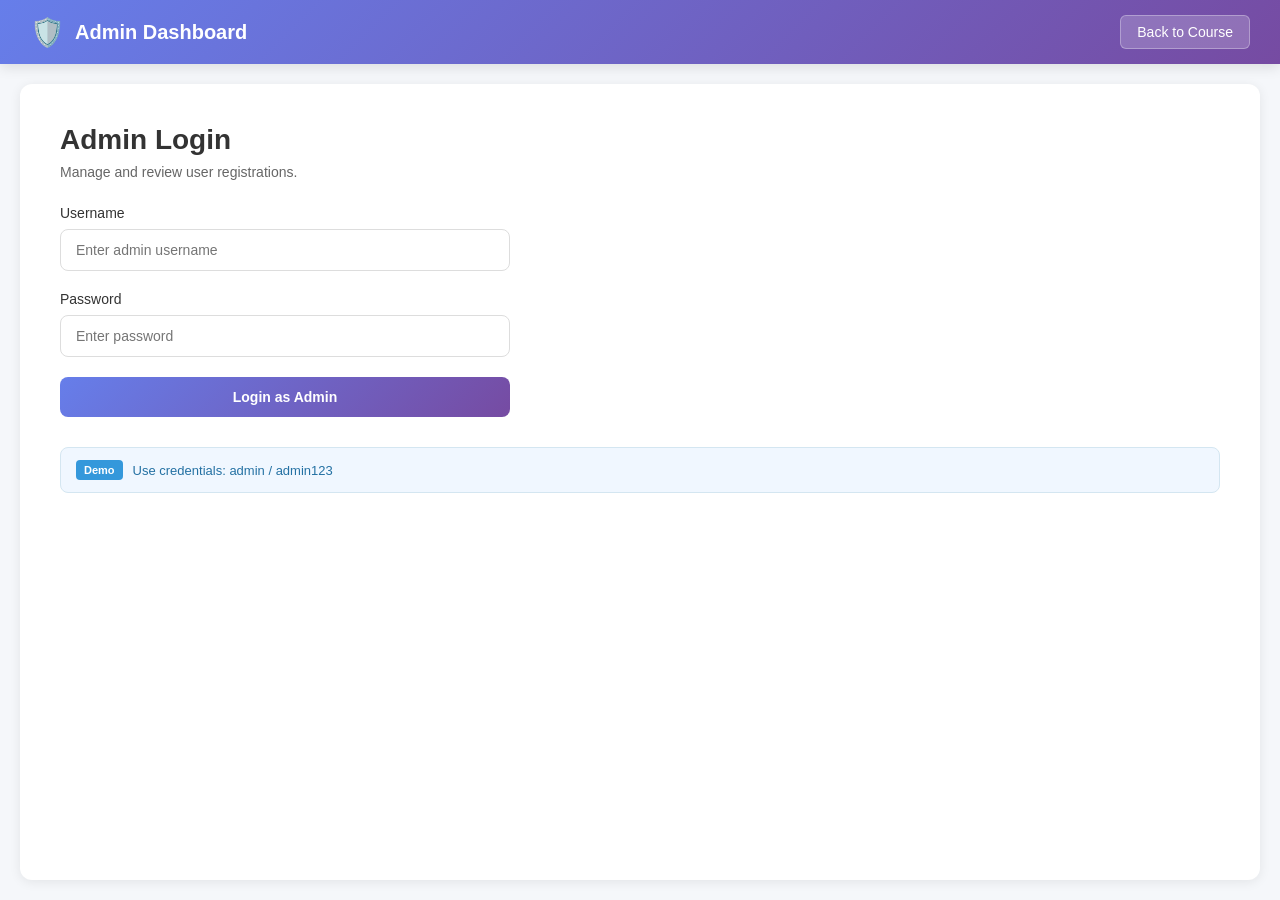
<file: admin.html>
<!DOCTYPE html>
<html lang="en">
<head>
  <meta charset="UTF-8" />
  <meta name="viewport" content="width=device-width, initial-scale=1.0" />
  <title>Admin Dashboard</title>
  <link rel="stylesheet" href="admin.css" />
  <script src="admin.js" defer></script>
</head>
<body>

  <div class="page">
    <header class="topbar">
      <div class="brand">
        <span class="shield">🛡️</span>
        <span><strong>Admin Dashboard</strong></span>
      </div>

      <div class="top-actions">
        <a class="btn-small" href="course.html">Back to Course</a>
      </div>
    </header>

    <!-- USER ADMIN LOGIN PANEL (admin login) -->
    <section id="login-panel" class="panel">
      <h1 class="title">Admin Login</h1>
      <p class="subtitle">Manage and review user registrations.</p>

      <div id="admin-error" class="alert alert-error hidden" role="alert"></div>

      <form id="admin-login-form" class="form" onsubmit="handleAdminLogin(event)">
        <div class="form-group">
          <label for="admin-username">Username</label>
          <input id="admin-username" autocomplete="username" type="text" placeholder="Enter admin username" required />
        </div>

        <div class="form-group">
          <label for="admin-password">Password</label>
          <input id="admin-password" autocomplete="current-password" type="password" placeholder="Enter password" required />
        </div>

        <button type="submit" class="btn btn-primary">Login as Admin</button>
      </form>

      <div class="hint">
        <span class="hint-badge">Demo</span>
        <span>Use credentials: admin / admin123</span>
      </div>
    </section>

    <!-- ADMIN PANEL (users & applications table) -->
    <section id="admin-panel" class="panel hidden">
      <div class="panel-header">
        <div>
          <h1 class="title">Dashboard</h1>
          <p class="subtitle" id="admin-welcome">Welcome, Admin!</p>
        </div>

        <button id="admin-logout-btn" class="btn btn-secondary" type="button">Logout</button>
      </div>

      <!-- Stats Cards -->
      <div class="stats-container">
        <div class="stat-card">
          <h3>Total Users</h3>
          <p class="stat-number" id="total-users">0</p>
        </div>
        <div class="stat-card">
          <h3>Pending Applications</h3>
          <p class="stat-number" id="pending-apps">0</p>
        </div>
        <div class="stat-card">
          <h3>Approved</h3>
          <p class="stat-number" id="approved-count">0</p>
        </div>
        <div class="stat-card">
          <h3>Declined</h3>
          <p class="stat-number" id="declined-count">0</p>
        </div>
      </div>

      <!-- Registered Users Table -->
      <div class="table-section">
        <h2>Registered Users</h2>
        <div class="table-wrap">
          <table class="table" aria-label="Registered users">
            <thead>
              <tr>
                <th>Name</th>
                <th>Email</th>
                <th>Registered At</th>
                <th>Status</th>
                <th class="right">Actions</th>
              </tr>
            </thead>
            <tbody id="users-tbody">
              <tr class="empty-row">
                <td colspan="5">No registered users yet</td>
              </tr>
            </tbody>
          </table>
        </div>
      </div>

      <!-- Pending Applications Table -->
      <div class="table-section">
        <h2>Pending Applications</h2>
        <div class="table-wrap">
          <table class="table" aria-label="Applications pending review">
            <thead>
              <tr>
                <th>Name</th>
                <th>Email</th>
                <th>Requested Role</th>
                <th>Submitted At</th>
                <th class="right">Actions</th>
              </tr>
            </thead>
            <tbody id="apps-tbody">
              <tr class="empty-row">
                <td colspan="5">No pending applications</td>
              </tr>
            </tbody>
          </table>
        </div>
      </div>

    </section>

  </div>

</body>
</html>
</file>
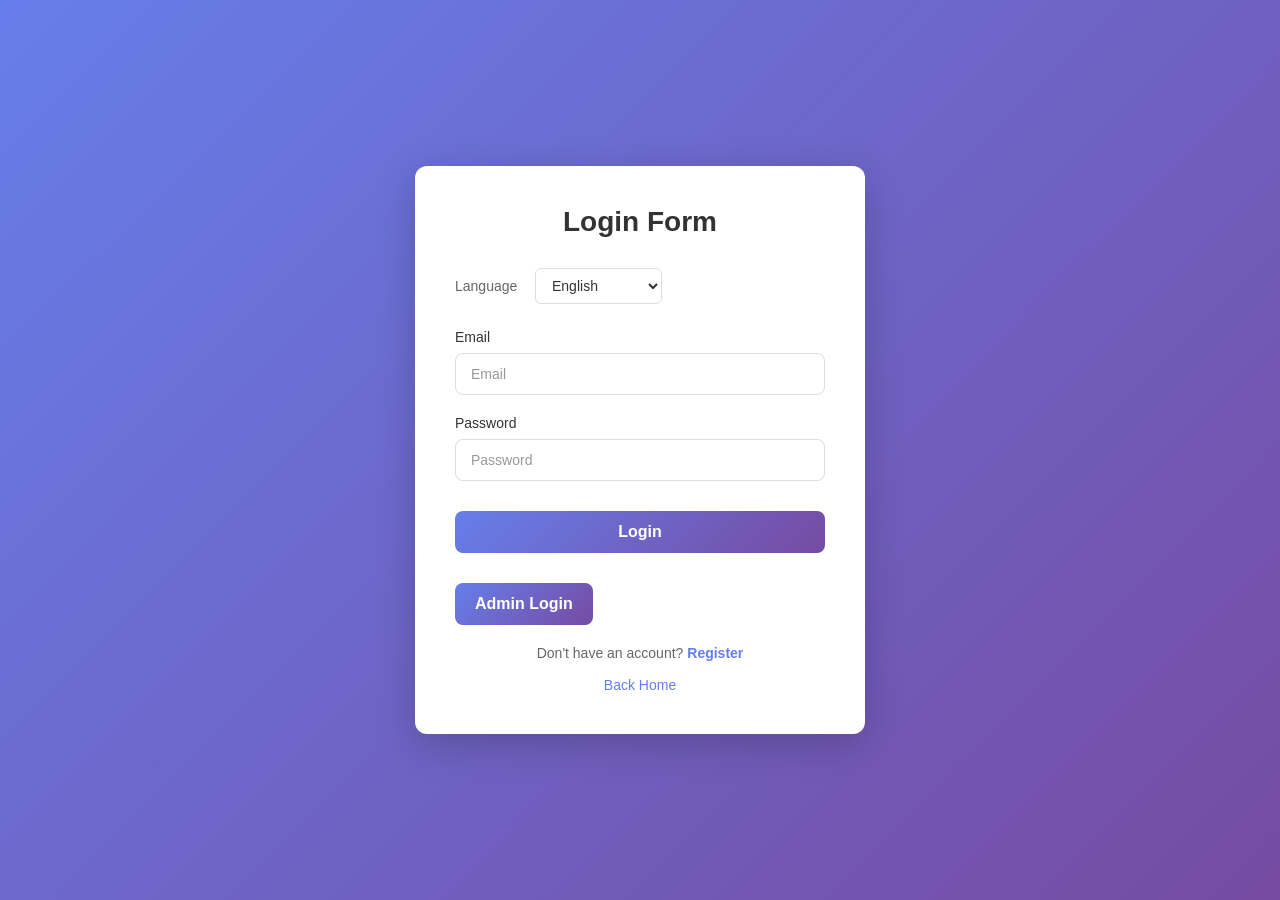
<file: course.html>
<!DOCTYPE html>
<html lang="en">
<head>
    <meta charset="UTF-8">
    <meta name="viewport" content="width=device-width, initial-scale=1.0, user-scalable=yes">
    <title>L3 Study Helper Pro | Rwanda Exam Prep</title>
    <link rel="stylesheet" href="course.css">
</head>
<body>
    <!-- Language Toggle -->
    <div class="lang-toggle">
        <button class="lang-btn active" data-lang="en">EN</button>
        <button class="lang-btn" data-lang="rw">KIN</button>
    </div>

    <div class="topbar">
        <div class="topbar-left">
            <div class="topbar-title">L3 Study Helper Pro</div>
        </div>

        <div class="topbar-right">
            <div class="user-info">
                <span class="user-name" id="userName">Guest</span>
                <span class="user-email" id="userEmail"></span>
            </div>
            
            <div class="topbar-actions">
                <a href="admin.html" class="btn-nav" id="adminLink" style="display: none;">Admin</a>
                <button id="logoutBtn" class="btn-red">Logout</button>
            </div>
        </div>
    </div>

    <div class="container">
        <!-- Header -->
        <div class="header">
            <h1>L3 Study Helper Pro</h1>
            <p>Upload books • Get summaries • Make flashcards • Take quizzes</p>
        </div>

        <!-- Tabs -->
        <div class="tabs">
            <button class="tab-btn" data-tab="book">Book Upload</button>
            <button class="tab-btn active" data-tab="notes">Notes</button>
            <button class="tab-btn" data-tab="flashcards">Flashcards</button>
            <button class="tab-btn" data-tab="quiz">Smart Quiz</button>
            <button class="tab-btn" data-tab="pastpaper">Past Paper</button>
        </div>

        <!-- BOOK UPLOAD PANEL -->
        <div class="panel" id="book-panel">
            <h2>Book & Document Summarizer</h2>
            <p class="panel-desc">Upload any book, article, or document - Get instant summary, key points, flashcards & quiz!</p>
            
            <div class="book-upload-area" id="bookUploadArea">
                <div class="book-icon">Book</div>
                <div><strong>Click to upload a book or document</strong></div>
                <div class="upload-hint">Supports .txt files (Copy-paste from PDF/Word)</div>
                <input type="file" id="bookFileInput" accept=".txt" aria-label="Upload book file" style="display: none;">
            </div>
            
            <div class="input-group">
                <label for="bookTextInput"><strong>Or paste your text here:</strong></label>
                <textarea id="bookTextInput" rows="6" class="manual-textarea" placeholder="Paste your book chapter, article, or document text here..." aria-label="Paste book text"></textarea>
            </div>
            
            <div class="button-group">
                <button class="btn btn-teal" id="summarizeBtn">Generate Summary & Key Points</button>
                <button class="btn btn-orange" id="bookToFlashcardsBtn">Create Flashcards from Book</button>
                <button class="btn btn-green" id="bookToQuizBtn">Create Quiz from Book</button>
                <button class="btn btn-blue" id="doAllBtn">Do All (Summary + Flashcards + Quiz)</button>
            </div>
            
            <div class="progress-bar" id="progressBar" role="progressbar" aria-valuenow="0" aria-valuemin="0" aria-valuemax="100">
                <div class="progress-fill" id="progressFill"></div>
            </div>
            
            <div class="summary-box" id="summaryBox">
                <div class="summary-title">Book Summary</div>
                <div class="summary-content" id="summaryContent"></div>
                <div class="key-points" id="keyPointsBox">
                    <h4>Key Points</h4>
                    <ul id="keyPointsList"></ul>
                </div>
            </div>
            
            <div id="bookSuccessMsg" class="success-message" role="alert"></div>
        </div>

        <!-- NOTES PANEL -->
        <div class="panel active" id="notes-panel">
            <h2>Your Study Notes</h2>
            <p class="panel-desc">Write or paste your L3 subject notes below</p>
            <textarea class="notes-area" id="notesInput" aria-label="Study notes" placeholder="Example:&#10;&#10;Rwanda's three main geographical regions:&#10;1. Congo-Nile ridge (western mountains)&#10;2. Central plateau&#10;3. Eastern savannahs&#10;&#10;Lake Kivu is one of Africa's deepest lakes.&#10;&#10;Rwanda gained independence in 1962."></textarea>
            <div class="button-group">
                <button class="btn" id="saveNotesBtn">Save Notes</button>
                <button class="btn btn-orange" id="generateFlashcardsBtn">Make Flashcards</button>
                <button class="btn btn-green" id="generateQuizBtn">Make Smart Quiz</button>
            </div>
            <div id="saveConfirm" class="save-confirm" role="alert">Notes saved successfully!</div>
        </div>

        <!-- FLASHCARDS PANEL -->
        <div class="panel" id="flashcards-panel">
            <h2>Study Flashcards</h2>
            <p class="panel-desc">Click any card to flip and see the answer</p>
            <div id="flashcardsContainer">
                <div class="info-text">No flashcards yet. Go to Notes or Book Upload tab to create some!</div>
            </div>
            <button class="btn btn-red" id="resetFlashcardsBtn">Delete All Flashcards</button>
        </div>

        <!-- QUIZ PANEL -->
        <div class="panel" id="quiz-panel">
            <div class="quiz-header">
                <h2>Smart Quiz System</h2>
                <div class="quiz-stats" id="quizStats">Questions: 0</div>
            </div>
            <p class="panel-desc">Test your knowledge with interactive quizzes</p>
            
            <div class="button-group">
                <button class="btn btn-blue" id="standardQuizBtn">Standard Quiz</button>
                <button class="btn btn-purple" id="reviewWrongBtn">Review Wrong Answers</button>
                <button class="btn btn-orange" id="randomQuizBtn">Random Order Quiz</button>
            </div>
            
            <div id="quizContainer">
                <div class="info-text">No quiz yet. Go to Notes or Book Upload tab to create one!</div>
            </div>
            
            <div id="quizResult" class="quiz-result" role="region" aria-live="polite"></div>
            
            <div class="button-group">
                <button class="btn btn-green" id="submitQuizBtn" style="display: none;">Submit & Grade</button>
                <button class="btn btn-blue" id="showExplanationsBtn" style="display: none;">Show Explanations</button>
                <button class="btn btn-orange" id="retryWrongBtn" style="display: none;">Retry Wrong Answers</button>
                <button class="btn btn-red" id="resetQuizBtn" style="display: none;">Reset Quiz</button>
            </div>
        </div>

        <!-- PAST PAPER PANEL -->
        <div class="panel" id="pastpaper-panel">
            <h2>Past Paper to Study</h2>
            <p class="panel-desc">Upload a past exam or paste the questions</p>

            <div class="pastpaper-box">
                <h3>Option 1: Upload a Text File</h3>
                <div class="upload-area" id="uploadArea">
                    <div>Click to select a .txt file</div>
                    <div class="upload-hint">(Save your exam as .txt file first)</div>
                    <input type="file" id="fileInput" accept=".txt" aria-label="Upload past paper file" style="display: none;">
                </div>
                <div id="fileNameDisplay" class="file-name-display"></div>

                <h3>Option 2: Paste Exam Questions Here</h3>
                <textarea id="pastPaperText" class="manual-textarea" rows="6" aria-label="Paste exam questions" placeholder="Paste your exam questions here..."></textarea>

                <button class="btn btn-orange full-width" id="processPastPaperBtn">Generate Flashcards & Quiz from Past Paper</button>
            </div>
        </div>
    </div>

    <script src="course.js"></script>
    <script src="auth.js" defer></script>
</body>
</html>
</file>
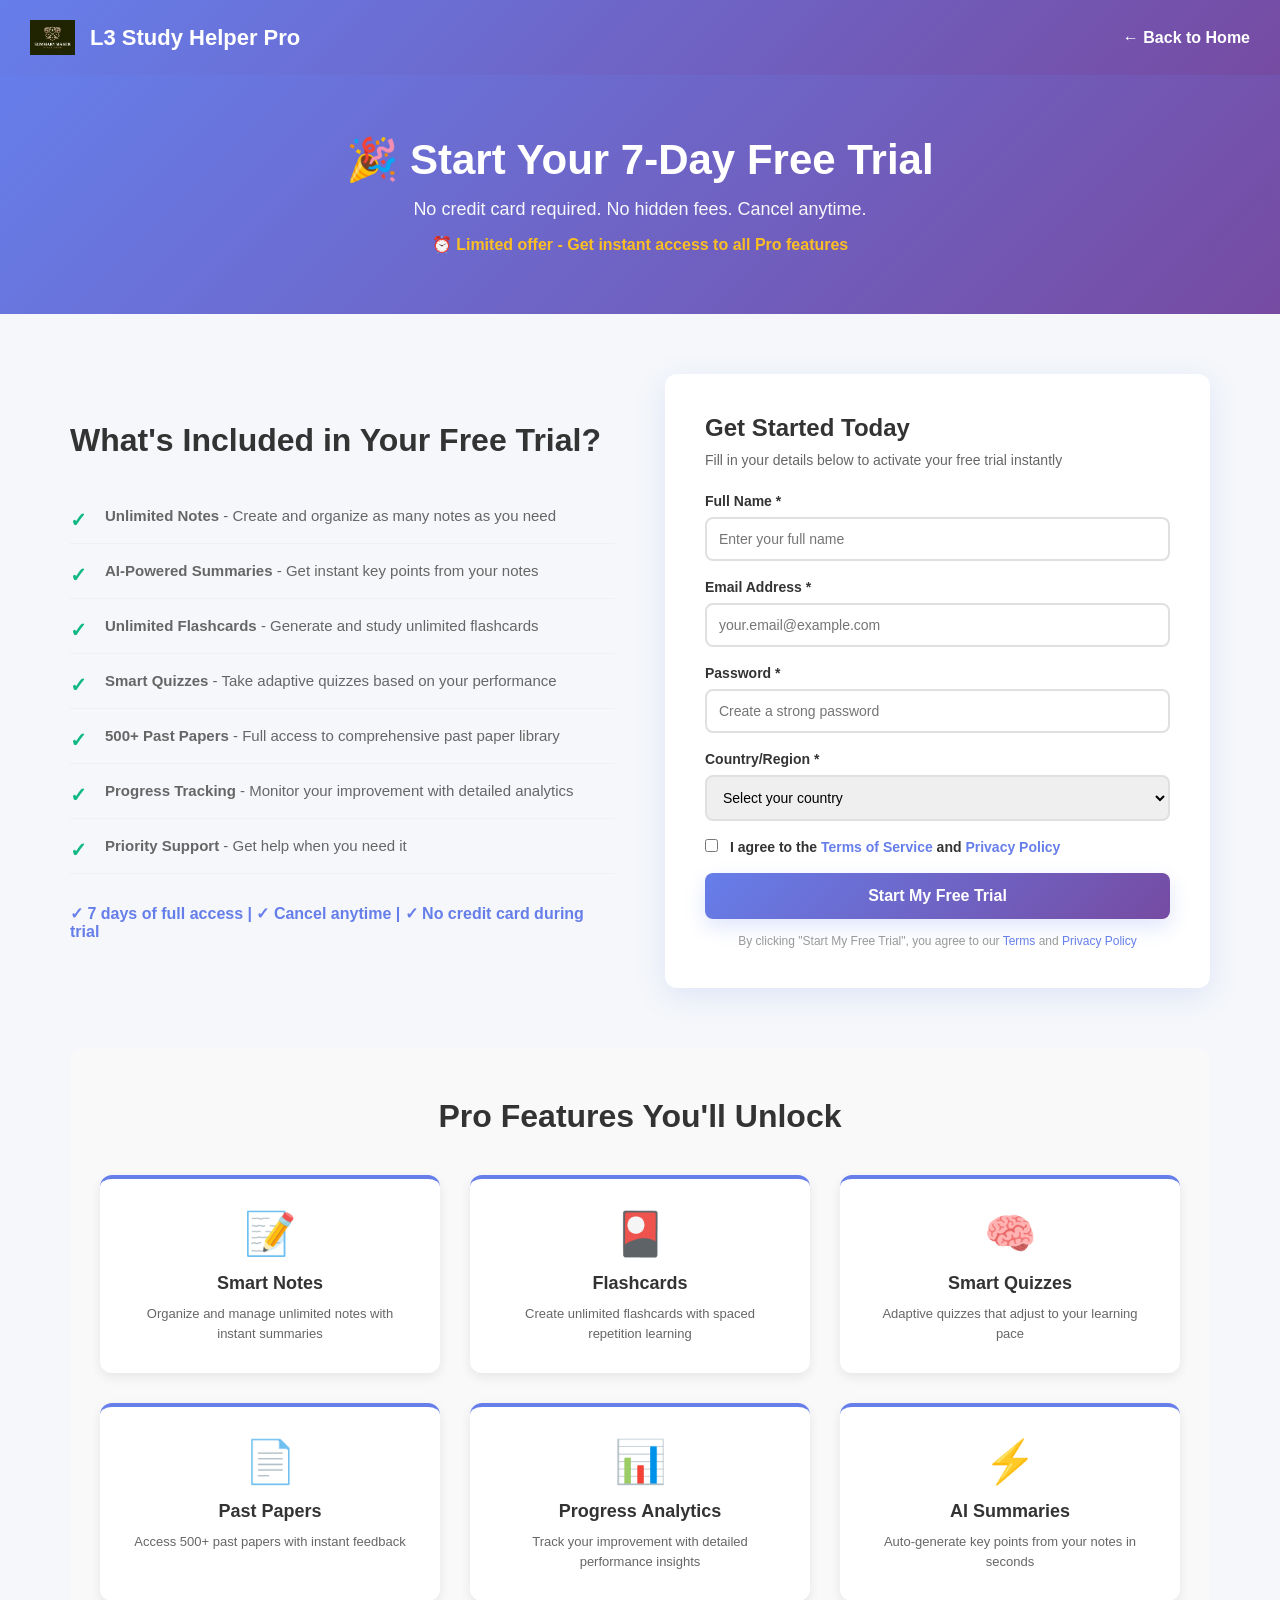
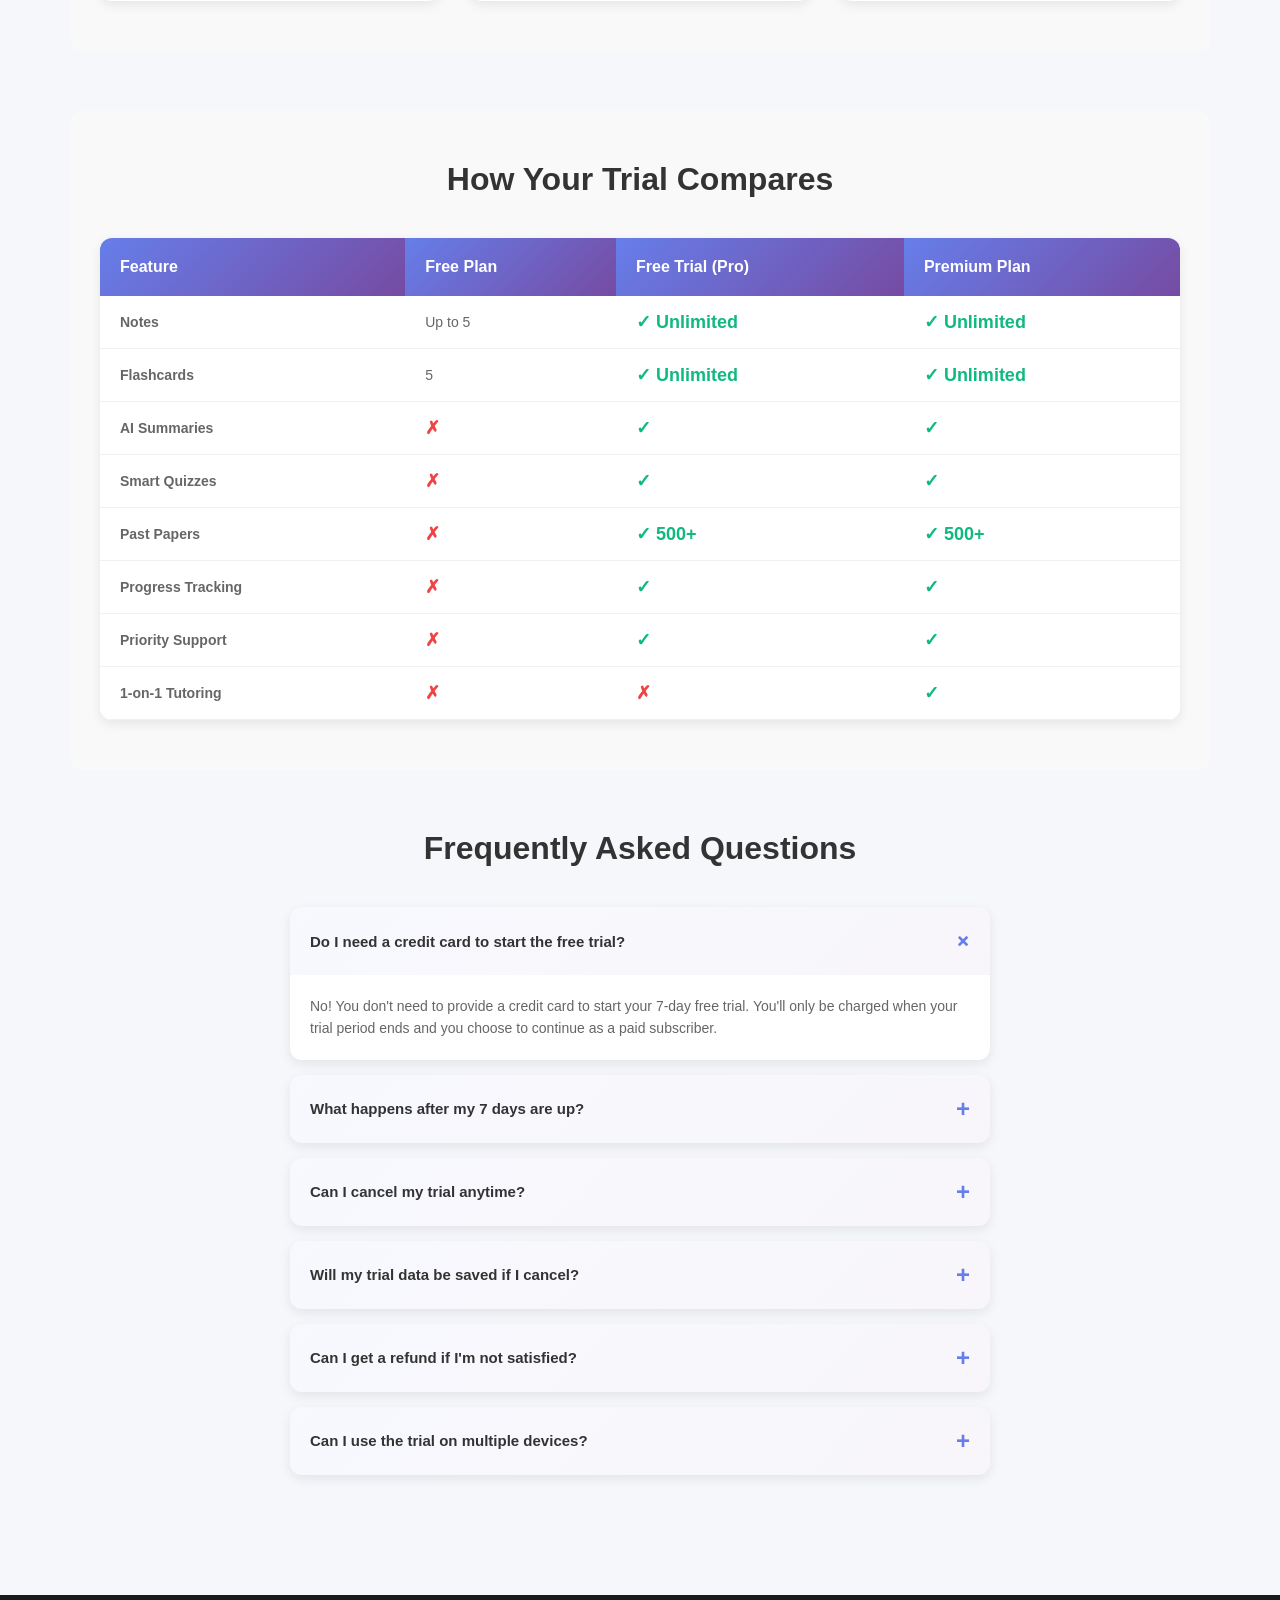
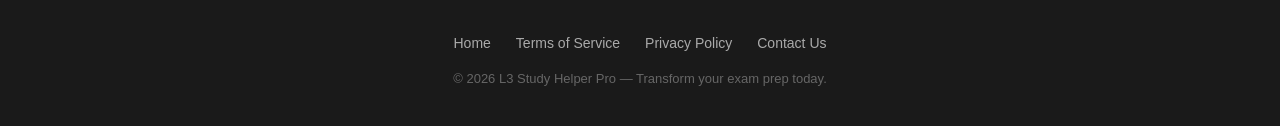
<file: free-trial.html>
<!DOCTYPE html>
<html lang="en">
<head>
    <meta charset="UTF-8">
    <meta name="viewport" content="width=device-width, initial-scale=1.0">
    <title>Start Your Free Trial - L3 Study Helper Pro</title>
    <link rel="stylesheet" href="course.css">
    <style>
        * {
            margin: 0;
            padding: 0;
            box-sizing: border-box;
        }

        body {
            font-family: 'Segoe UI', Tahoma, Geneva, Verdana, sans-serif;
            background: #f5f7fa;
            color: #333;
        }

        /* TOPBAR */
        .topbar {
            background: linear-gradient(135deg, #667eea 0%, #764ba2 100%);
            color: white;
            padding: 15px 30px;
            display: flex;
            justify-content: space-between;
            align-items: center;
            box-shadow: 0 4px 12px rgba(0, 0, 0, 0.1);
        }

        .topbar-left {
            display: flex;
            align-items: center;
            gap: 15px;
        }

        .topbar-logo {
            width: 45px;
            height: 45px;
            object-fit: contain;
        }

        .topbar h2 {
            margin: 0;
            font-size: 22px;
            font-weight: 700;
        }

        .topbar a {
            color: white;
            text-decoration: none;
            font-weight: 600;
            transition: all 0.3s;
        }

        .topbar a:hover {
            opacity: 0.8;
        }

        /* HERO SECTION */
        .hero {
            background: linear-gradient(135deg, #667eea 0%, #764ba2 100%);
            color: white;
            padding: 60px 30px;
            text-align: center;
        }

        .hero h1 {
            font-size: 42px;
            font-weight: 700;
            margin-bottom: 15px;
        }

        .hero p {
            font-size: 18px;
            opacity: 0.95;
            margin-bottom: 10px;
        }

        .hero-countdown {
            font-size: 16px;
            font-weight: 600;
            color: #fbbf24;
            margin-top: 15px;
        }

        /* CONTAINER */
        .container {
            max-width: 1200px;
            margin: 0 auto;
            padding: 60px 30px;
        }

        /* TRIAL INFO SECTION */
        .trial-info {
            display: grid;
            grid-template-columns: 1fr 1fr;
            gap: 50px;
            align-items: center;
            margin-bottom: 60px;
        }

        .trial-content h2 {
            font-size: 32px;
            font-weight: 700;
            color: #333;
            margin-bottom: 20px;
        }

        .trial-benefits {
            list-style: none;
            margin: 30px 0;
        }

        .trial-benefits li {
            padding: 15px 0;
            padding-left: 35px;
            position: relative;
            color: #666;
            font-size: 15px;
            line-height: 1.6;
            border-bottom: 1px solid #f0f0f0;
        }

        .trial-benefits li:before {
            content: "✓";
            position: absolute;
            left: 0;
            color: #10b981;
            font-weight: 700;
            font-size: 20px;
        }

        .trial-cta {
            background: white;
            border-radius: 12px;
            padding: 40px;
            box-shadow: 0 8px 30px rgba(102, 126, 234, 0.15);
        }

        .trial-cta h3 {
            font-size: 24px;
            font-weight: 700;
            color: #333;
            margin-bottom: 10px;
        }

        .trial-cta p {
            color: #666;
            margin-bottom: 25px;
            font-size: 14px;
        }

        .form-group {
            margin-bottom: 18px;
        }

        .form-group label {
            display: block;
            font-weight: 600;
            color: #333;
            margin-bottom: 8px;
            font-size: 14px;
        }

        .form-group input,
        .form-group select {
            width: 100%;
            padding: 12px;
            border: 2px solid #e0e0e0;
            border-radius: 8px;
            font-size: 14px;
            transition: all 0.3s;
            font-family: inherit;
        }

        .form-group input:focus,
        .form-group select:focus {
            outline: none;
            border-color: #667eea;
            box-shadow: 0 0 0 3px rgba(102, 126, 234, 0.1);
        }

        .btn-start-trial {
            width: 100%;
            padding: 14px;
            background: linear-gradient(135deg, #667eea 0%, #764ba2 100%);
            color: white;
            border: none;
            border-radius: 8px;
            font-size: 16px;
            font-weight: 700;
            cursor: pointer;
            transition: all 0.3s;
            box-shadow: 0 8px 20px rgba(102, 126, 234, 0.2);
        }

        .btn-start-trial:hover {
            transform: translateY(-3px);
            box-shadow: 0 12px 30px rgba(102, 126, 234, 0.3);
        }

        .terms-notice {
            font-size: 12px;
            color: #999;
            margin-top: 15px;
            text-align: center;
        }

        .terms-notice a {
            color: #667eea;
            text-decoration: none;
        }

        .terms-notice a:hover {
            text-decoration: underline;
        }

        /* FEATURES GRID */
        .trial-features {
            background: #f9f9f9;
            border-radius: 12px;
            padding: 50px 30px;
            margin-bottom: 60px;
        }

        .trial-features h2 {
            text-align: center;
            font-size: 32px;
            font-weight: 700;
            color: #333;
            margin-bottom: 40px;
        }

        .features-grid {
            display: grid;
            grid-template-columns: repeat(auto-fit, minmax(260px, 1fr));
            gap: 30px;
        }

        .feature-item {
            background: white;
            padding: 30px;
            border-radius: 12px;
            text-align: center;
            box-shadow: 0 4px 12px rgba(0, 0, 0, 0.08);
            transition: all 0.3s;
            border-top: 4px solid #667eea;
        }

        .feature-item:hover {
            transform: translateY(-8px);
            box-shadow: 0 12px 30px rgba(102, 126, 234, 0.15);
        }

        .feature-item-icon {
            font-size: 42px;
            margin-bottom: 15px;
        }

        .feature-item h3 {
            font-size: 18px;
            font-weight: 700;
            color: #333;
            margin-bottom: 10px;
        }

        .feature-item p {
            font-size: 13px;
            color: #666;
            line-height: 1.5;
        }

        /* FAQ SECTION */
        .faq-section {
            margin-bottom: 60px;
        }

        .faq-section h2 {
            text-align: center;
            font-size: 32px;
            font-weight: 700;
            color: #333;
            margin-bottom: 40px;
        }

        .faq-list {
            max-width: 700px;
            margin: 0 auto;
        }

        .faq-item {
            background: white;
            border-radius: 12px;
            margin-bottom: 15px;
            overflow: hidden;
            box-shadow: 0 4px 12px rgba(0, 0, 0, 0.08);
            transition: all 0.3s;
        }

        .faq-header {
            padding: 20px;
            cursor: pointer;
            display: flex;
            justify-content: space-between;
            align-items: center;
            background: linear-gradient(135deg, rgba(102, 126, 234, 0.05) 0%, rgba(118, 75, 162, 0.05) 100%);
            transition: all 0.3s;
            user-select: none;
        }

        .faq-header:hover {
            background: linear-gradient(135deg, rgba(102, 126, 234, 0.1) 0%, rgba(118, 75, 162, 0.1) 100%);
        }

        .faq-header h3 {
            margin: 0;
            color: #333;
            font-size: 15px;
            font-weight: 600;
        }

        .faq-toggle {
            color: #667eea;
            font-size: 24px;
            font-weight: 700;
            transition: transform 0.3s;
        }

        .faq-item.active .faq-toggle {
            transform: rotate(45deg);
        }

        .faq-content {
            padding: 0 20px;
            max-height: 0;
            overflow: hidden;
            transition: all 0.3s ease;
        }

        .faq-item.active .faq-content {
            padding: 20px;
            max-height: 500px;
        }

        .faq-content p {
            color: #666;
            line-height: 1.6;
            margin: 0;
            font-size: 14px;
        }

        /* PRICING COMPARISON */
        .comparison-section {
            background: #f9f9f9;
            border-radius: 12px;
            padding: 50px 30px;
            margin-bottom: 60px;
        }

        .comparison-section h2 {
            text-align: center;
            font-size: 32px;
            font-weight: 700;
            color: #333;
            margin-bottom: 40px;
        }

        .comparison-table {
            overflow-x: auto;
            background: white;
            border-radius: 12px;
            box-shadow: 0 4px 12px rgba(0, 0, 0, 0.08);
        }

        table {
            width: 100%;
            border-collapse: collapse;
        }

        table th {
            background: linear-gradient(135deg, #667eea 0%, #764ba2 100%);
            color: white;
            padding: 20px;
            text-align: left;
            font-weight: 700;
        }

        table td {
            padding: 15px 20px;
            border-bottom: 1px solid #f0f0f0;
            color: #666;
            font-size: 14px;
        }

        table tr:hover {
            background: #f9f9f9;
        }

        .check {
            color: #10b981;
            font-weight: 700;
            font-size: 18px;
        }

        .cross {
            color: #ef4444;
            font-weight: 700;
            font-size: 18px;
        }

        /* FOOTER */
        .footer {
            background: #1a1a1a;
            color: white;
            padding: 40px 30px;
            text-align: center;
        }

        .footer-links {
            display: flex;
            gap: 25px;
            justify-content: center;
            margin-bottom: 20px;
            flex-wrap: wrap;
        }

        .footer-links a {
            color: #aaa;
            text-decoration: none;
            font-size: 14px;
            transition: all 0.3s;
        }

        .footer-links a:hover {
            color: #667eea;
        }

        .footer-copy {
            font-size: 13px;
            color: #666;
        }

        /* RESPONSIVE */
        @media (max-width: 768px) {
            .trial-info {
                grid-template-columns: 1fr;
                gap: 30px;
            }

            .hero h1 {
                font-size: 28px;
            }

            .trial-content h2 {
                font-size: 24px;
            }

            .features-grid {
                grid-template-columns: 1fr;
            }

            table {
                font-size: 13px;
            }

            table th,
            table td {
                padding: 12px 15px;
            }

            .container {
                padding: 40px 20px;
            }
        }

        @media (max-width: 480px) {
            .hero h1 {
                font-size: 22px;
            }

            .trial-content h2 {
                font-size: 20px;
            }

            .trial-features h2,
            .faq-section h2,
            .comparison-section h2 {
                font-size: 24px;
            }

            .form-group input,
            .form-group select {
                padding: 10px;
                font-size: 13px;
            }

            .container {
                padding: 30px 15px;
            }
        }
    </style>
</head>
<body>

<!-- TOPBAR -->
<div class="topbar">
    <div class="topbar-left">
        <img src="log.png" alt="L3 Study Helper Pro Logo" class="topbar-logo">
        <h2>L3 Study Helper Pro</h2>
    </div>
    <a href="home.html">← Back to Home</a>
</div>

<!-- HERO SECTION -->
<section class="hero">
    <div>
        <h1>🎉 Start Your 7-Day Free Trial</h1>
        <p>No credit card required. No hidden fees. Cancel anytime.</p>
        <div class="hero-countdown">
            ⏰ Limited offer - Get instant access to all Pro features
        </div>
    </div>
</section>

<!-- MAIN CONTAINER -->
<div class="container">

    <!-- TRIAL INFO -->
    <section class="trial-info">
        <div class="trial-content">
            <h2>What's Included in Your Free Trial?</h2>
            <ul class="trial-benefits">
                <li><strong>Unlimited Notes</strong> - Create and organize as many notes as you need</li>
                <li><strong>AI-Powered Summaries</strong> - Get instant key points from your notes</li>
                <li><strong>Unlimited Flashcards</strong> - Generate and study unlimited flashcards</li>
                <li><strong>Smart Quizzes</strong> - Take adaptive quizzes based on your performance</li>
                <li><strong>500+ Past Papers</strong> - Full access to comprehensive past paper library</li>
                <li><strong>Progress Tracking</strong> - Monitor your improvement with detailed analytics</li>
                <li><strong>Priority Support</strong> - Get help when you need it</li>
            </ul>
            <p style="color: #667eea; font-weight: 600; margin-top: 20px;">
                ✓ 7 days of full access | ✓ Cancel anytime | ✓ No credit card during trial
            </p>
        </div>

        <div class="trial-cta">
            <h3>Get Started Today</h3>
            <p>Fill in your details below to activate your free trial instantly</p>

            <form id="trialForm">
                <div class="form-group">
                    <label>Full Name *</label>
                    <input type="text" placeholder="Enter your full name" required>
                </div>

                <div class="form-group">
                    <label>Email Address *</label>
                    <input type="email" placeholder="your.email@example.com" required>
                </div>

                <div class="form-group">
                    <label>Password *</label>
                    <input type="password" placeholder="Create a strong password" required>
                </div>

                <div class="form-group">
                    <label>Country/Region *</label>
                    <select required>
                        <option value="">Select your country</option>
                        <option value="Rwanda">Rwanda</option>
                        <option value="Uganda">Uganda</option>
                        <option value="Kenya">Kenya</option>
                        <option value="Tanzania">Tanzania</option>
                        <option value="Burundi">Burundi</option>
                        <option value="DRC">Democratic Republic of Congo</option>
                        <option value="Other">Other</option>
                    </select>
                </div>

                <div class="form-group">
                    <label>
                        <input type="checkbox" required style="width: auto; margin-right: 8px;">
                        I agree to the <a href="#" style="color: #667eea; text-decoration: none;">Terms of Service</a> and <a href="#" style="color: #667eea; text-decoration: none;">Privacy Policy</a>
                    </label>
                </div>

                <button type="submit" class="btn-start-trial">Start My Free Trial</button>

                <div class="terms-notice">
                    By clicking "Start My Free Trial", you agree to our <a href="#">Terms</a> and <a href="#">Privacy Policy</a>
                </div>
            </form>
        </div>
    </section>

    <!-- FEATURES SECTION -->
    <section class="trial-features">
        <h2>Pro Features You'll Unlock</h2>
        <div class="features-grid">
            <div class="feature-item">
                <div class="feature-item-icon">📝</div>
                <h3>Smart Notes</h3>
                <p>Organize and manage unlimited notes with instant summaries</p>
            </div>
            <div class="feature-item">
                <div class="feature-item-icon">🎴</div>
                <h3>Flashcards</h3>
                <p>Create unlimited flashcards with spaced repetition learning</p>
            </div>
            <div class="feature-item">
                <div class="feature-item-icon">🧠</div>
                <h3>Smart Quizzes</h3>
                <p>Adaptive quizzes that adjust to your learning pace</p>
            </div>
            <div class="feature-item">
                <div class="feature-item-icon">📄</div>
                <h3>Past Papers</h3>
                <p>Access 500+ past papers with instant feedback</p>
            </div>
            <div class="feature-item">
                <div class="feature-item-icon">📊</div>
                <h3>Progress Analytics</h3>
                <p>Track your improvement with detailed performance insights</p>
            </div>
            <div class="feature-item">
                <div class="feature-item-icon">⚡</div>
                <h3>AI Summaries</h3>
                <p>Auto-generate key points from your notes in seconds</p>
            </div>
        </div>
    </section>

    <!-- PRICING COMPARISON -->
    <section class="comparison-section">
        <h2>How Your Trial Compares</h2>
        <div class="comparison-table">
            <table>
                <thead>
                    <tr>
                        <th>Feature</th>
                        <th>Free Plan</th>
                        <th>Free Trial (Pro)</th>
                        <th>Premium Plan</th>
                    </tr>
                </thead>
                <tbody>
                    <tr>
                        <td><strong>Notes</strong></td>
                        <td>Up to 5</td>
                        <td><span class="check">✓ Unlimited</span></td>
                        <td><span class="check">✓ Unlimited</span></td>
                    </tr>
                    <tr>
                        <td><strong>Flashcards</strong></td>
                        <td>5</td>
                        <td><span class="check">✓ Unlimited</span></td>
                        <td><span class="check">✓ Unlimited</span></td>
                    </tr>
                    <tr>
                        <td><strong>AI Summaries</strong></td>
                        <td><span class="cross">✗</span></td>
                        <td><span class="check">✓</span></td>
                        <td><span class="check">✓</span></td>
                    </tr>
                    <tr>
                        <td><strong>Smart Quizzes</strong></td>
                        <td><span class="cross">✗</span></td>
                        <td><span class="check">✓</span></td>
                        <td><span class="check">✓</span></td>
                    </tr>
                    <tr>
                        <td><strong>Past Papers</strong></td>
                        <td><span class="cross">✗</span></td>
                        <td><span class="check">✓ 500+</span></td>
                        <td><span class="check">✓ 500+</span></td>
                    </tr>
                    <tr>
                        <td><strong>Progress Tracking</strong></td>
                        <td><span class="cross">✗</span></td>
                        <td><span class="check">✓</span></td>
                        <td><span class="check">✓</span></td>
                    </tr>
                    <tr>
                        <td><strong>Priority Support</strong></td>
                        <td><span class="cross">✗</span></td>
                        <td><span class="check">✓</span></td>
                        <td><span class="check">✓</span></td>
                    </tr>
                    <tr>
                        <td><strong>1-on-1 Tutoring</strong></td>
                        <td><span class="cross">✗</span></td>
                        <td><span class="cross">✗</span></td>
                        <td><span class="check">✓</span></td>
                    </tr>
                </tbody>
            </table>
        </div>
    </section>

    <!-- FAQ SECTION -->
    <section class="faq-section">
        <h2>Frequently Asked Questions</h2>
        <div class="faq-list">
            <div class="faq-item active">
                <div class="faq-header">
                    <h3>Do I need a credit card to start the free trial?</h3>
                    <span class="faq-toggle">+</span>
                </div>
                <div class="faq-content">
                    <p>No! You don't need to provide a credit card to start your 7-day free trial. You'll only be charged when your trial period ends and you choose to continue as a paid subscriber.</p>
                </div>
            </div>

            <div class="faq-item">
                <div class="faq-header">
                    <h3>What happens after my 7 days are up?</h3>
                    <span class="faq-toggle">+</span>
                </div>
                <div class="faq-content">
                    <p>After 7 days, you'll be asked to choose a subscription plan (Pro or Premium). If you don't want to continue, simply cancel and you won't be charged. Your notes and progress will be saved.</p>
                </div>
            </div>

            <div class="faq-item">
                <div class="faq-header">
                    <h3>Can I cancel my trial anytime?</h3>
                    <span class="faq-toggle">+</span>
                </div>
                <div class="faq-content">
                    <p>Absolutely! You can cancel your trial at any time without any penalties or hidden fees. If you cancel before the 7 days end, you'll lose access to Pro features.</p>
                </div>
            </div>

            <div class="faq-item">
                <div class="faq-header">
                    <h3>Will my trial data be saved if I cancel?</h3>
                    <span class="faq-toggle">+</span>
                </div>
                <div class="faq-content">
                    <p>Your notes and data from the free trial will be kept for 30 days. If you decide to upgrade later, you can recover your data. After 30 days, your trial data will be deleted.</p>
                </div>
            </div>

            <div class="faq-item">
                <div class="faq-header">
                    <h3>Can I get a refund if I'm not satisfied?</h3>
                    <span class="faq-toggle">+</span>
                </div>
                <div class="faq-content">
                    <p>Yes! We offer a 14-day money-back guarantee on all paid subscriptions. If you're not happy with your subscription, contact our support team and we'll refund your payment.</p>
                </div>
            </div>

            <div class="faq-item">
                <div class="faq-header">
                    <h3>Can I use the trial on multiple devices?</h3>
                    <span class="faq-toggle">+</span>
                </div>
                <div class="faq-content">
                    <p>Yes! Your trial account works on all devices. Log in with your email and password on your computer, tablet, or phone, and all your notes and progress will sync automatically.</p>
                </div>
            </div>
        </div>
    </section>

</div>

<!-- FOOTER -->
<footer class="footer">
    <div class="footer-links">
        <a href="home.html">Home</a>
        <a href="#terms">Terms of Service</a>
        <a href="#privacy">Privacy Policy</a>
        <a href="#contact">Contact Us</a>
    </div>
    <div class="footer-copy">© 2026 L3 Study Helper Pro — Transform your exam prep today.</div>
</footer>

<script>
    // Form submission
    document.getElementById('trialForm').addEventListener('submit', function(e) {
        e.preventDefault();
        alert('Welcome! Your free trial is being activated. You will be redirected to the course page.');
        // Redirect to course page
        window.location.href = 'course.html';
    });

    // FAQ Toggle
    document.querySelectorAll('.faq-header').forEach(header => {
        header.addEventListener('click', () => {
            const item = header.parentElement;
            
            document.querySelectorAll('.faq-item').forEach(faq => {
                if (faq !== item) faq.classList.remove('active');
            });
            
            item.classList.toggle('active');
        });
    });
</script>

</body>
</html>
</file>
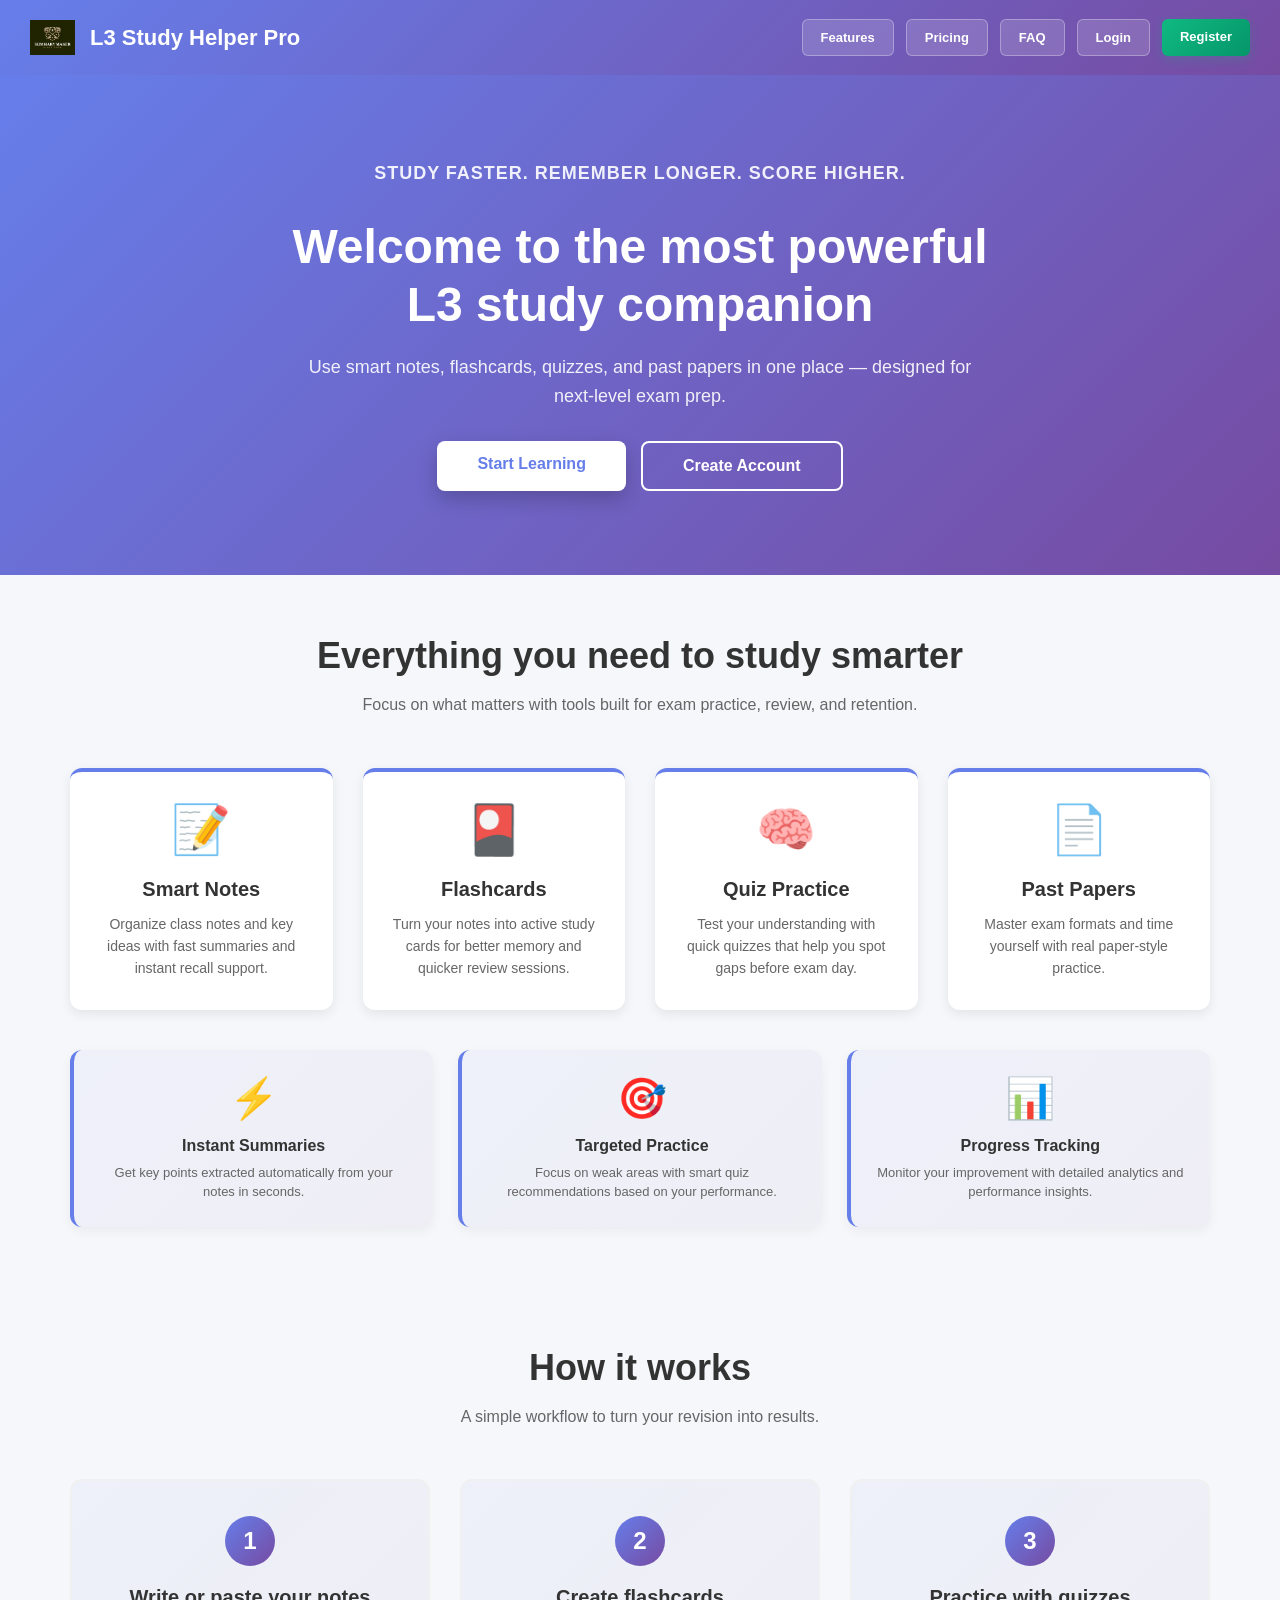
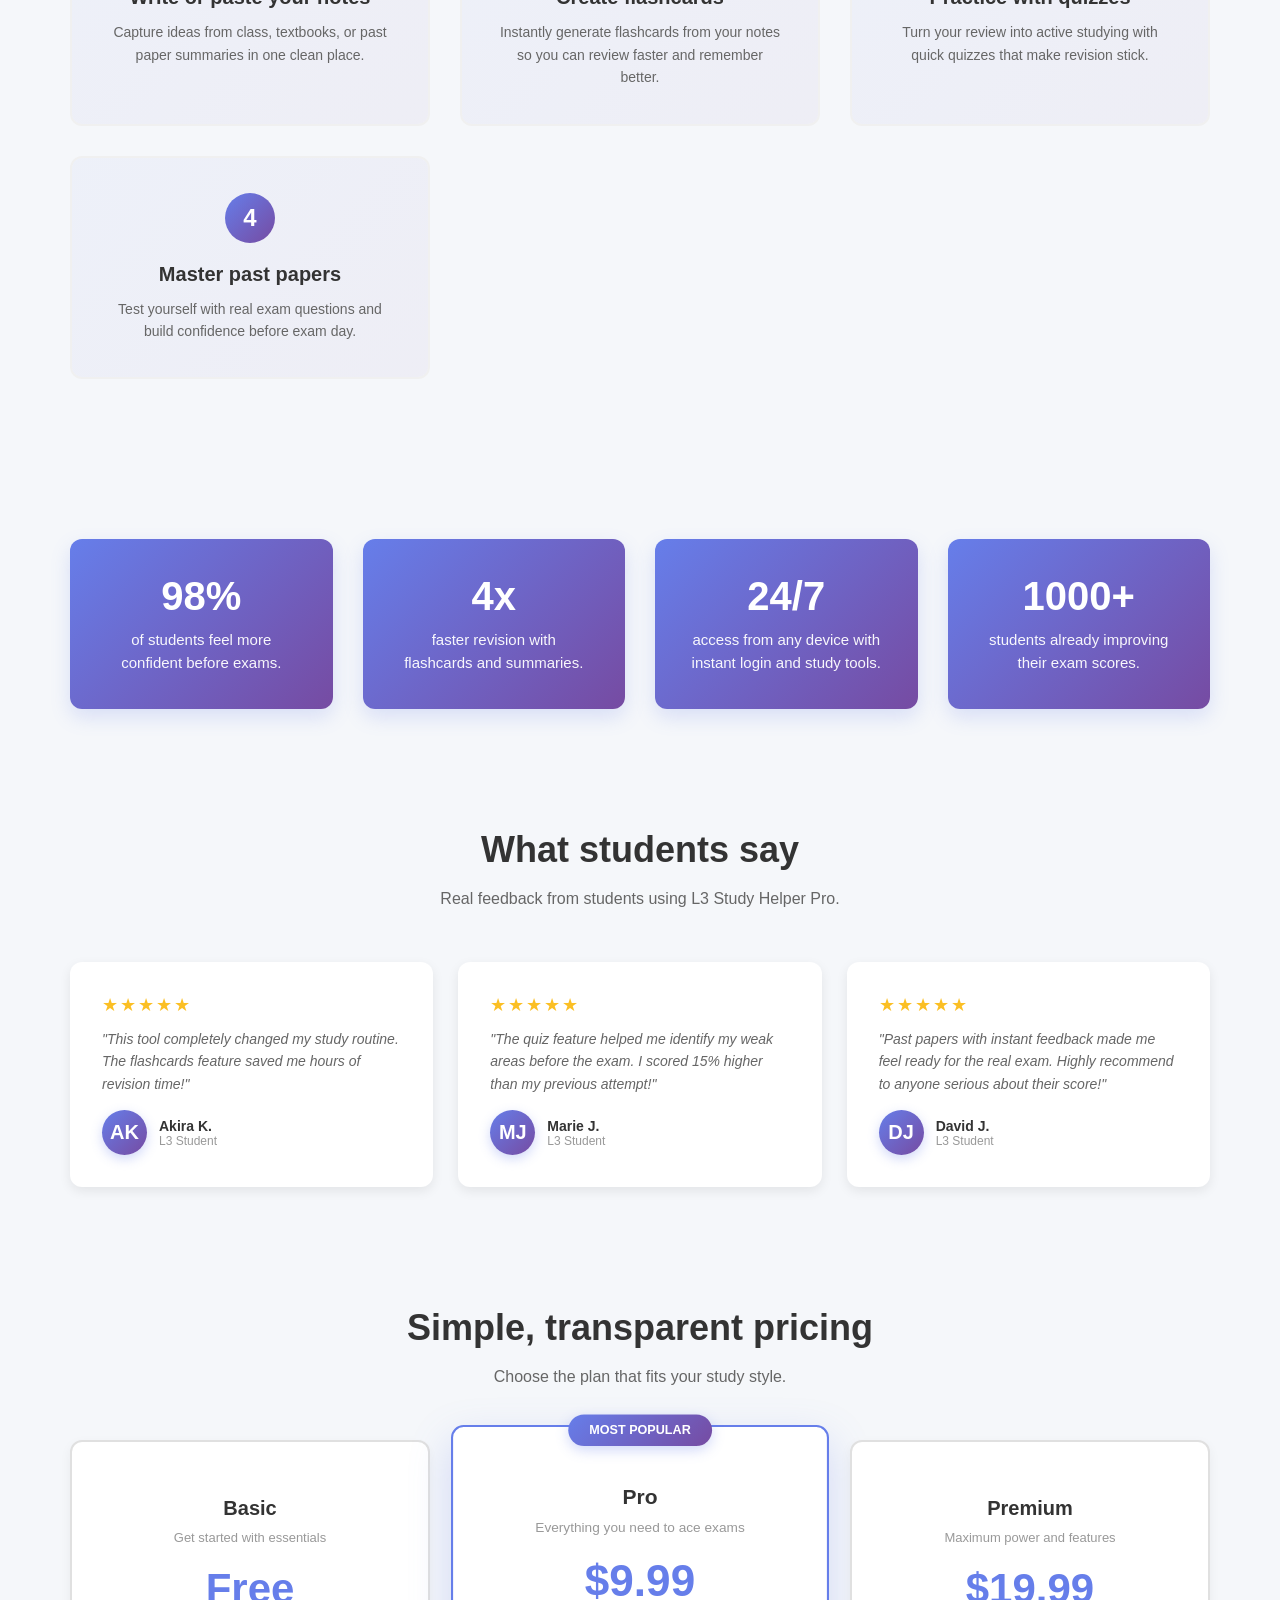
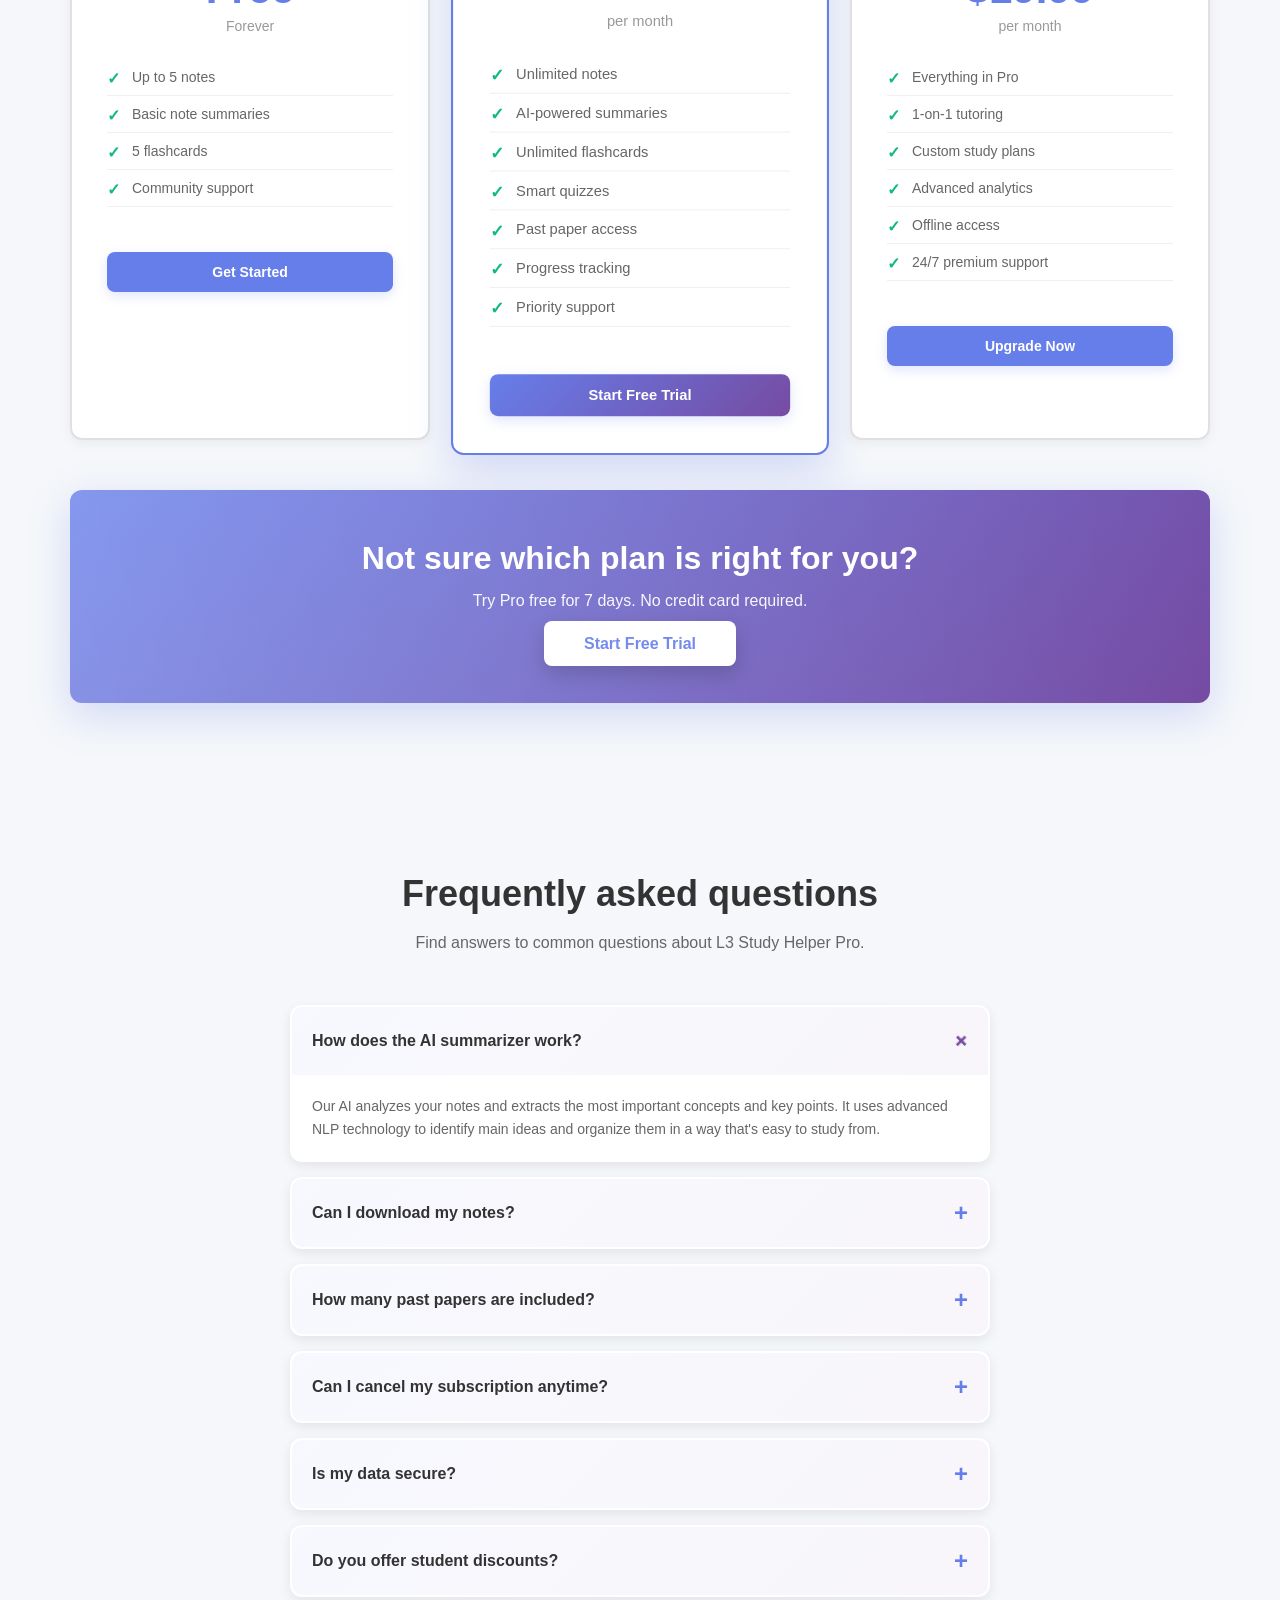
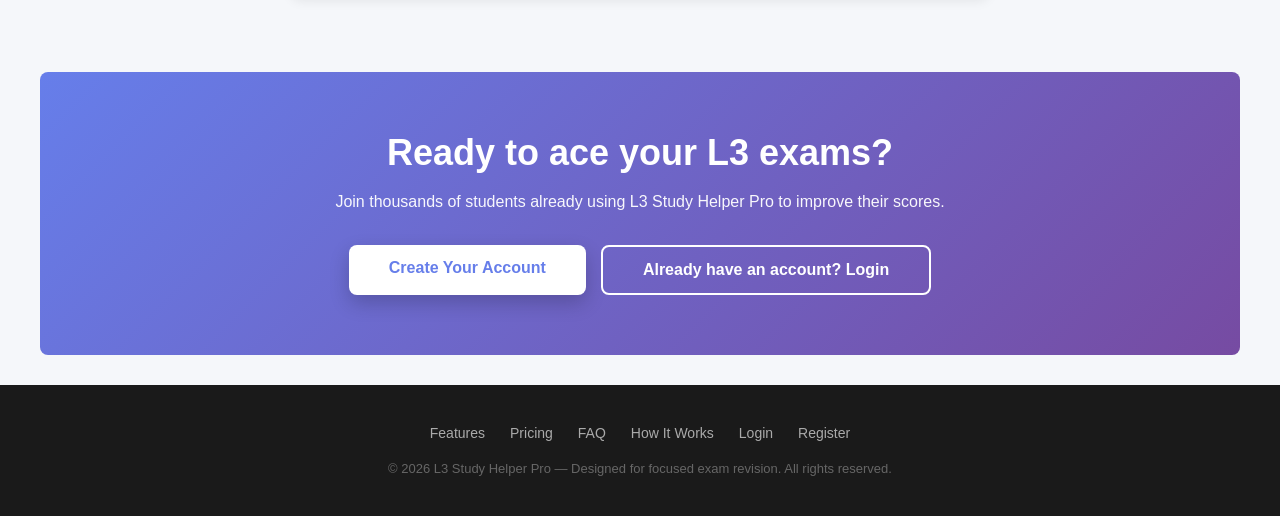
<file: home.html>
<!DOCTYPE html>
<html lang="en">
<head>
    <meta charset="UTF-8">
    <meta name="viewport" content="width=device-width, initial-scale=1.0">
    <title>L3 Study Helper Pro</title>

    <link rel="stylesheet" href="course.css">
    <style>
        /* ENHANCED STYLES */
        * {
            margin: 0;
            padding: 0;
            box-sizing: border-box;
        }

        body {
            font-family: 'Segoe UI', Tahoma, Geneva, Verdana, sans-serif;
            background: #f5f7fa;
            color: #333;
        }

        /* TOPBAR */
        .topbar {
            background: linear-gradient(135deg, #667eea 0%, #764ba2 100%);
            color: white;
            padding: 15px 30px;
            display: flex;
            justify-content: space-between;
            align-items: center;
            box-shadow: 0 4px 12px rgba(0, 0, 0, 0.1);
            flex-wrap: wrap;
            gap: 15px;
        }

        .topbar-left {
            display: flex;
            align-items: center;
            gap: 15px;
        }

        .topbar-logo {
            width: 45px;
            height: 45px;
            object-fit: contain;
            animation: slideDown 0.6s ease-out;
        }

        .topbar h2 {
            margin: 0;
            font-size: 22px;
            font-weight: 700;
            animation: slideDown 0.6s ease-out 0.1s both;
        }

        .top-actions {
            display: flex;
            gap: 12px;
            flex-wrap: wrap;
            animation: slideDown 0.6s ease-out 0.2s both;
        }

        .btn-small {
            padding: 10px 18px;
            background: rgba(255, 255, 255, 0.15);
            color: white;
            text-decoration: none;
            border-radius: 6px;
            font-size: 13px;
            font-weight: 600;
            transition: all 0.3s;
            border: 1px solid rgba(255, 255, 255, 0.3);
            cursor: pointer;
        }

        .btn-small:hover {
            background: rgba(255, 255, 255, 0.25);
            border-color: rgba(255, 255, 255, 0.5);
            transform: translateY(-3px);
        }

        .btn-small.btn-green {
            background: linear-gradient(135deg, #10b981 0%, #059669 100%);
            border: none;
        }

        .btn-small.btn-green:hover {
            box-shadow: 0 8px 20px rgba(16, 185, 129, 0.3);
        }

        /* HERO SECTION */
        .hero {
            background: linear-gradient(135deg, #667eea 0%, #764ba2 100%);
            color: white;
            padding: 80px 30px;
            text-align: center;
            min-height: 500px;
            display: flex;
            align-items: center;
            justify-content: center;
        }

        .hero-card {
            max-width: 700px;
            animation: slideDown 0.6s ease-out;
        }

        .hero-tag {
            font-size: 16px;
            font-weight: 600;
            color: rgba(255, 255, 255, 0.9);
            margin-bottom: 15px;
            letter-spacing: 1px;
            text-transform: uppercase;
        }

        .hero h1 {
            font-size: 48px;
            font-weight: 700;
            margin-bottom: 20px;
            line-height: 1.2;
        }

        .hero p {
            font-size: 18px;
            color: rgba(255, 255, 255, 0.9);
            margin-bottom: 30px;
            line-height: 1.6;
        }

        .hero-buttons {
            display: flex;
            gap: 15px;
            justify-content: center;
            flex-wrap: wrap;
        }

        .btn-main {
            padding: 14px 40px;
            background: white;
            color: #667eea;
            text-decoration: none;
            border-radius: 8px;
            font-size: 16px;
            font-weight: 700;
            transition: all 0.3s;
            border: none;
            cursor: pointer;
            box-shadow: 0 8px 20px rgba(0, 0, 0, 0.2);
        }

        .btn-main:hover {
            transform: translateY(-3px);
            box-shadow: 0 12px 30px rgba(0, 0, 0, 0.3);
        }

        .btn-outline {
            padding: 14px 40px;
            background: transparent;
            color: white;
            text-decoration: none;
            border: 2px solid white;
            border-radius: 8px;
            font-size: 16px;
            font-weight: 700;
            transition: all 0.3s;
            cursor: pointer;
        }

        .btn-outline:hover {
            background: white;
            color: #667eea;
            transform: translateY(-3px);
        }

        /* SECTIONS */
        .section {
            padding: 60px 30px;
            max-width: 1200px;
            margin: 0 auto;
        }

        .section-header {
            text-align: center;
            margin-bottom: 50px;
            animation: fadeIn 0.6s ease-out;
        }

        .section-title {
            font-size: 36px;
            font-weight: 700;
            color: #333;
            margin-bottom: 15px;
            animation: slideUp 0.6s ease-out;
        }

        .section-subtitle {
            font-size: 16px;
            color: #666;
            line-height: 1.6;
            animation: slideUp 0.6s ease-out 0.1s both;
        }

        /* FEATURES */
        .features {
            display: grid;
            grid-template-columns: repeat(auto-fit, minmax(250px, 1fr));
            gap: 30px;
            margin-top: 40px;
        }

        .feature-card {
            background: white;
            border-radius: 12px;
            padding: 30px;
            text-align: center;
            box-shadow: 0 4px 12px rgba(0, 0, 0, 0.08);
            transition: all 0.3s;
            border-top: 4px solid #667eea;
            animation: fadeIn 0.6s ease-out;
        }

        .feature-card:nth-child(1) { animation-delay: 0.1s; }
        .feature-card:nth-child(2) { animation-delay: 0.2s; }
        .feature-card:nth-child(3) { animation-delay: 0.3s; }
        .feature-card:nth-child(4) { animation-delay: 0.4s; }

        .feature-card:hover {
            transform: translateY(-8px);
            box-shadow: 0 12px 30px rgba(102, 126, 234, 0.15);
        }

        .feature-icon {
            font-size: 48px;
            margin-bottom: 20px;
        }

        .feature-card h3 {
            font-size: 20px;
            font-weight: 700;
            color: #333;
            margin-bottom: 12px;
        }

        .feature-card p {
            font-size: 14px;
            color: #666;
            line-height: 1.6;
        }

        /* HOW IT WORKS */
        .how-grid {
            display: grid;
            grid-template-columns: repeat(auto-fit, minmax(280px, 1fr));
            gap: 30px;
            margin-top: 40px;
        }

        .step-card {
            background: linear-gradient(135deg, rgba(102, 126, 234, 0.05) 0%, rgba(118, 75, 162, 0.05) 100%);
            border-radius: 12px;
            padding: 35px;
            text-align: center;
            border: 2px solid #f0f0f0;
            transition: all 0.3s;
            position: relative;
        }

        .step-card:hover {
            border-color: #667eea;
            box-shadow: 0 8px 20px rgba(102, 126, 234, 0.1);
        }

        .step-number {
            display: inline-flex;
            align-items: center;
            justify-content: center;
            width: 50px;
            height: 50px;
            background: linear-gradient(135deg, #667eea 0%, #764ba2 100%);
            color: white;
            border-radius: 50%;
            font-size: 24px;
            font-weight: 700;
            margin-bottom: 20px;
        }

        .step-card h3 {
            font-size: 20px;
            font-weight: 700;
            color: #333;
            margin-bottom: 12px;
        }

        .step-card p {
            font-size: 14px;
            color: #666;
            line-height: 1.6;
        }

        /* STATS */
        .stats-grid {
            display: grid;
            grid-template-columns: repeat(auto-fit, minmax(200px, 1fr));
            gap: 30px;
            margin-top: 40px;
        }

        .value-card {
            background: linear-gradient(135deg, #667eea 0%, #764ba2 100%);
            color: white;
            border-radius: 12px;
            padding: 35px;
            text-align: center;
            box-shadow: 0 8px 20px rgba(102, 126, 234, 0.2);
            transition: all 0.3s;
        }

        .value-card:hover {
            transform: translateY(-5px);
            box-shadow: 0 12px 30px rgba(102, 126, 234, 0.3);
        }

        .value-card strong {
            display: block;
            font-size: 40px;
            font-weight: 700;
            margin-bottom: 10px;
        }

        .value-card p {
            font-size: 15px;
            line-height: 1.5;
            opacity: 0.95;
        }

        /* TESTIMONIALS */
        .testimonials-grid {
            display: grid;
            grid-template-columns: repeat(auto-fit, minmax(300px, 1fr));
            gap: 25px;
            margin-top: 40px;
        }

        .testimonial-card {
            background: white;
            border-radius: 12px;
            padding: 30px;
            box-shadow: 0 4px 12px rgba(0, 0, 0, 0.08);
            transition: all 0.3s;
            border: 2px solid transparent;
        }

        .testimonial-card:hover {
            transform: translateY(-8px);
            box-shadow: 0 12px 30px rgba(102, 126, 234, 0.2);
            border-color: #667eea;
        }

        .testimonial-stars {
            color: #fbbf24;
            font-size: 18px;
            margin-bottom: 12px;
            letter-spacing: 2px;
        }

        .testimonial-text {
            color: #666;
            margin-bottom: 15px;
            line-height: 1.6;
            font-style: italic;
            font-size: 14px;
        }

        .testimonial-author {
            display: flex;
            align-items: center;
            gap: 12px;
        }

        .testimonial-avatar {
            width: 45px;
            height: 45px;
            border-radius: 50%;
            background: linear-gradient(135deg, #667eea 0%, #764ba2 100%);
            color: white;
            display: flex;
            align-items: center;
            justify-content: center;
            font-weight: 700;
            font-size: 20px;
            box-shadow: 0 4px 12px rgba(102, 126, 234, 0.3);
        }

        .testimonial-info h4 {
            margin: 0;
            color: #333;
            font-size: 14px;
            font-weight: 600;
        }

        .testimonial-info p {
            margin: 0;
            color: #999;
            font-size: 12px;
        }

        /* PRICING */
        .pricing-grid {
            display: grid;
            grid-template-columns: repeat(auto-fit, minmax(280px, 1fr));
            gap: 30px;
            margin-top: 40px;
        }

        .pricing-card {
            background: white;
            border-radius: 12px;
            padding: 35px;
            text-align: center;
            border: 2px solid #e0e0e0;
            transition: all 0.3s;
            position: relative;
            box-shadow: 0 4px 12px rgba(0, 0, 0, 0.05);
        }

        .pricing-card.featured {
            border: 2px solid #667eea;
            transform: scale(1.05);
            box-shadow: 0 15px 40px rgba(102, 126, 234, 0.25);
        }

        .pricing-card:hover {
            box-shadow: 0 12px 30px rgba(0, 0, 0, 0.12);
            transform: translateY(-5px);
        }

        .pricing-card.featured:hover {
            transform: scale(1.05) translateY(-5px);
            box-shadow: 0 20px 50px rgba(102, 126, 234, 0.3);
        }

        .badge-popular {
            position: absolute;
            top: -12px;
            left: 50%;
            transform: translateX(-50%);
            background: linear-gradient(135deg, #667eea 0%, #764ba2 100%);
            color: white;
            padding: 8px 20px;
            border-radius: 20px;
            font-size: 12px;
            font-weight: 700;
            box-shadow: 0 4px 12px rgba(102, 126, 234, 0.3);
        }

        .pricing-title {
            font-size: 20px;
            font-weight: 700;
            color: #333;
            margin: 20px 0 10px 0;
        }

        .pricing-desc {
            color: #999;
            font-size: 13px;
            margin-bottom: 20px;
        }

        .pricing-price {
            font-size: 42px;
            font-weight: 700;
            color: #667eea;
            margin: 20px 0 5px 0;
        }

        .pricing-period {
            color: #999;
            font-size: 14px;
            margin-bottom: 25px;
        }

        .pricing-features {
            list-style: none;
            text-align: left;
            margin: 25px 0;
        }

        .pricing-features li {
            padding: 10px 0;
            color: #666;
            font-size: 14px;
            border-bottom: 1px solid #f0f0f0;
            position: relative;
            padding-left: 25px;
        }

        .pricing-features li:before {
            content: "✓";
            position: absolute;
            left: 0;
            color: #10b981;
            font-weight: 700;
            font-size: 16px;
        }

        .pricing-btn {
            width: 100%;
            padding: 12px;
            background: #667eea;
            color: white;
            border: none;
            border-radius: 8px;
            cursor: pointer;
            font-weight: 600;
            margin-top: 20px;
            transition: all 0.3s;
            font-size: 14px;
            box-shadow: 0 4px 12px rgba(102, 126, 234, 0.2);
        }

        .pricing-btn:hover {
            transform: translateY(-3px);
            box-shadow: 0 8px 20px rgba(102, 126, 234, 0.3);
        }

        .pricing-card.featured .pricing-btn {
            background: linear-gradient(135deg, #667eea 0%, #764ba2 100%);
        }

        /* CTA BANNER */
        .cta-banner {
            background: linear-gradient(135deg, #667eea 0%, #764ba2 100%);
            border-radius: 12px;
            padding: 50px 40px;
            text-align: center;
            color: white;
            margin: 50px 0;
            box-shadow: 0 12px 40px rgba(102, 126, 234, 0.25);
            position: relative;
            overflow: hidden;
        }

        .cta-banner::before {
            content: "";
            position: absolute;
            top: 0;
            left: -100%;
            width: 200%;
            height: 100%;
            background: linear-gradient(90deg, transparent, rgba(255, 255, 255, 0.2), transparent);
            animation: shimmer 3s infinite;
        }

        @keyframes shimmer {
            0% { left: -100%; }
            50% { left: 100%; }
            100% { left: 100%; }
        }

        .cta-banner h2 {
            font-size: 32px;
            margin-bottom: 15px;
            font-weight: 700;
            position: relative;
            z-index: 1;
        }

        .cta-banner p {
            font-size: 16px;
            margin-bottom: 25px;
            opacity: 0.95;
            position: relative;
            z-index: 1;
        }

        .cta-banner .hero-buttons {
            position: relative;
            z-index: 1;
        }

        /* CTA SECTION */
        .cta-section {
            background: linear-gradient(135deg, #667eea 0%, #764ba2 100%);
            padding: 60px 30px;
            border-radius: 0.5em;
            margin-bottom: 30px;
        }
        .cta-section:hover{
            transform: rotate(-2deg);
            transition: 5s;

        }
        .cta-card {
            max-width: 700px;
            margin: 0 auto;
            text-align: center;
            color: white;
        }

        .cta-card h2 {
            font-size: 36px;
            font-weight: 700;
            margin-bottom: 15px;
        }

        .cta-card p {
            font-size: 16px;
            margin-bottom: 30px;
            opacity: 0.95;
            line-height: 1.6;
        }

        /* FAQ */
        .faq-container {
            max-width: 700px;
            margin: 40px auto 0;
        }

        .faq-item {
            background: white;
            border-radius: 12px;
            margin-bottom: 15px;
            overflow: hidden;
            box-shadow: 0 4px 12px rgba(0, 0, 0, 0.08);
            transition: all 0.3s;
            border: 2px solid transparent;
        }

        .faq-item:hover {
            border-color: #667eea;
        }

        .faq-header {
            padding: 20px;
            cursor: pointer;
            display: flex;
            justify-content: space-between;
            align-items: center;
            background: linear-gradient(135deg, rgba(102, 126, 234, 0.05) 0%, rgba(118, 75, 162, 0.05) 100%);
            transition: all 0.3s;
            user-select: none;
        }

        .faq-header:hover {
            background: linear-gradient(135deg, rgba(102, 126, 234, 0.1) 0%, rgba(118, 75, 162, 0.1) 100%);
        }

        .faq-header h3 {
            margin: 0;
            color: #333;
            font-size: 16px;
            font-weight: 600;
        }

        .faq-toggle {
            color: #667eea;
            font-size: 24px;
            font-weight: 700;
            transition: transform 0.3s;
        }

        .faq-item.active .faq-toggle {
            transform: rotate(45deg);
            color: #764ba2;
        }

        .faq-content {
            padding: 0 20px;
            max-height: 0;
            overflow: hidden;
            transition: all 0.3s ease;
        }

        .faq-item.active .faq-content {
            padding: 20px;
            max-height: 500px;
        }

        .faq-content p {
            color: #666;
            line-height: 1.6;
            margin: 0;
            font-size: 14px;
        }

        /* FEATURES HIGHLIGHT */
        .features-highlight {
            display: grid;
            grid-template-columns: repeat(auto-fit, minmax(250px, 1fr));
            gap: 25px;
            margin-top: 40px;
        }

        .highlight-item {
            background: linear-gradient(135deg, rgba(102, 126, 234, 0.05) 0%, rgba(118, 75, 162, 0.05) 100%);
            padding: 25px;
            border-radius: 12px;
            text-align: center;
            border-left: 4px solid #667eea;
            transition: all 0.3s;
            box-shadow: 0 4px 12px rgba(0, 0, 0, 0.05);
        }

        .highlight-item:hover {
            transform: translateX(8px) translateY(-5px);
            border-left-color: #764ba2;
            box-shadow: 0 8px 20px rgba(102, 126, 234, 0.15);
        }

        .highlight-icon {
            font-size: 40px;
            margin-bottom: 15px;
            display: inline-block;
            animation: float 3s ease-in-out infinite;
        }

        .highlight-item:nth-child(2) .highlight-icon {
            animation-delay: 0.2s;
        }

        .highlight-item:nth-child(3) .highlight-icon {
            animation-delay: 0.4s;
        }

        @keyframes float {
            0%, 100% { transform: translateY(0px); }
            50% { transform: translateY(-10px); }
        }

        .highlight-item h3 {
            color: #333;
            margin-bottom: 8px;
            font-size: 16px;
            font-weight: 600;
        }

        .highlight-item p {
            color: #666;
            font-size: 13px;
            line-height: 1.5;
        }

        /* FOOTER */
        .footer {
            background: #1a1a1a;
            color: white;
            padding: 40px 30px;
            text-align: center;
        }

        .footer-links {
            display: flex;
            gap: 25px;
            justify-content: center;
            margin-bottom: 20px;
            flex-wrap: wrap;
        }

        .footer-links a {
            color: #aaa;
            text-decoration: none;
            font-size: 14px;
            transition: all 0.3s;
        }

        .footer-links a:hover {
            color: #667eea;
            text-decoration: underline;
        }

        .footer-copy {
            font-size: 13px;
            color: #666;
        }

        /* ANIMATIONS */
        @keyframes slideDown {
            from {
                opacity: 0;
                transform: translateY(-30px);
            }
            to {
                opacity: 1;
                transform: translateY(0);
            }
        }

        @keyframes slideUp {
            from {
                opacity: 0;
                transform: translateY(30px);
            }
            to {
                opacity: 1;
                transform: translateY(0);
            }
        }

        @keyframes fadeIn {
            from { opacity: 0; }
            to { opacity: 1; }
        }

        /* SMOOTH SCROLLING */
        html {
            scroll-behavior: smooth;
        }

        /* RESPONSIVE */
        @media (max-width: 768px) {
            .topbar {
                flex-direction: column;
                gap: 15px;
            }

            .topbar-left {
                gap: 10px;
                width: 100%;
            }

            .topbar-logo {
                width: 40px;
                height: 40px;
            }

            .topbar h2 {
                font-size: 18px;
            }

            .top-actions {
                width: 100%;
                justify-content: space-between;
                gap: 8px;
            }

            .btn-small {
                flex: 1;
                padding: 8px 12px;
                font-size: 12px;
            }

            .hero {
                padding: 60px 20px;
                min-height: auto;
            }

            .hero h1 {
                font-size: 32px;
            }

            .hero p {
                font-size: 16px;
            }

            .section-title {
                font-size: 28px;
            }

            .section {
                padding: 40px 20px;
            }

            .features,
            .how-grid,
            .stats-grid,
            .testimonials-grid,
            .pricing-grid,
            .features-highlight {
                grid-template-columns: 1fr;
            }

            .hero-buttons {
                flex-direction: column;
            }

            .btn-main,
            .btn-outline {
                width: 100%;
            }

            .pricing-card.featured {
                transform: scale(1);
            }

            .pricing-card.featured:hover {
                transform: translateY(-5px);
            }

            .cta-banner {
                padding: 40px 20px;
            }

            .cta-banner h2 {
                font-size: 24px;
            }

            .cta-card h2 {
                font-size: 28px;
            }
        }

        @media (max-width: 480px) {
            body {
                font-size: 14px;
            }

            .topbar h2 {
                font-size: 16px;
            }

            .hero h1 {
                font-size: 24px;
            }

            .section-title {
                font-size: 22px;
            }

            .btn-small {
                padding: 8px 10px;
                font-size: 11px;
            }

            .value-card strong {
                font-size: 32px;
            }

            .cta-banner h2 {
                font-size: 20px;
            }

            .pricing-price {
                font-size: 32px;
            }

            .section {
                padding: 30px 15px;
            }
        }
    </style>
</head>
<body>

<!-- TOP NAV -->
<div class="topbar">
    <div class="topbar-left">
        <img src="log.png" alt="L3 Study Helper Pro Logo" class="topbar-logo">
        <h2>L3 Study Helper Pro</h2>
    </div>

    <div class="top-actions">
        <a href="#features" class="btn-small">Features</a>
        <a href="#pricing" class="btn-small">Pricing</a>
        <a href="#faq" class="btn-small">FAQ</a>
        <a href="login.html" class="btn-small">Login</a>
        <a href="register.html" class="btn-small btn-green">Register</a>
    </div>
</div>

<!-- HERO SECTION -->
<section class="hero">
    <div class="hero-card">
        <p class="hero-tag">Study faster. Remember longer. Score higher.</p>
        <h1>Welcome to the most powerful L3 study companion</h1>
        <p>Use smart notes, flashcards, quizzes, and past papers in one place — designed for next-level exam prep.</p>

        <div class="hero-buttons">
            <a href="course.html" class="btn-main">Start Learning</a>
            <a href="register.html" class="btn-outline">Create Account</a>
        </div>
    </div>
</section>

<!-- FEATURES SECTION -->
<section class="section" id="features">
    <div class="section-header">
        <h2 class="section-title">Everything you need to study smarter</h2>
        <p class="section-subtitle">Focus on what matters with tools built for exam practice, review, and retention.</p>
    </div>

    <div class="features">
        <div class="feature-card">
            <div class="feature-icon">📝</div>
            <h3>Smart Notes</h3>
            <p>Organize class notes and key ideas with fast summaries and instant recall support.</p>
        </div>
        <div class="feature-card">
            <div class="feature-icon">🎴</div>
            <h3>Flashcards</h3>
            <p>Turn your notes into active study cards for better memory and quicker review sessions.</p>
        </div>
        <div class="feature-card">
            <div class="feature-icon">🧠</div>
            <h3>Quiz Practice</h3>
            <p>Test your understanding with quick quizzes that help you spot gaps before exam day.</p>
        </div>
        <div class="feature-card">
            <div class="feature-icon">📄</div>
            <h3>Past Papers</h3>
            <p>Master exam formats and time yourself with real paper-style practice.</p>
        </div>
    </div>

    <div class="features-highlight">
        <div class="highlight-item">
            <div class="highlight-icon">⚡</div>
            <h3>Instant Summaries</h3>
            <p>Get key points extracted automatically from your notes in seconds.</p>
        </div>
        <div class="highlight-item">
            <div class="highlight-icon">🎯</div>
            <h3>Targeted Practice</h3>
            <p>Focus on weak areas with smart quiz recommendations based on your performance.</p>
        </div>
        <div class="highlight-item">
            <div class="highlight-icon">📊</div>
            <h3>Progress Tracking</h3>
            <p>Monitor your improvement with detailed analytics and performance insights.</p>
        </div>
    </div>
</section>

<!-- HOW IT WORKS SECTION -->
<section class="section" id="how-it-works">
    <div class="section-header">
        <h2 class="section-title">How it works</h2>
        <p class="section-subtitle">A simple workflow to turn your revision into results.</p>
    </div>

    <div class="how-grid">
        <div class="step-card">
            <span class="step-number">1</span>
            <h3>Write or paste your notes</h3>
            <p>Capture ideas from class, textbooks, or past paper summaries in one clean place.</p>
        </div>
        <div class="step-card">
            <span class="step-number">2</span>
            <h3>Create flashcards</h3>
            <p>Instantly generate flashcards from your notes so you can review faster and remember better.</p>
        </div>
        <div class="step-card">
            <span class="step-number">3</span>
            <h3>Practice with quizzes</h3>
            <p>Turn your review into active studying with quick quizzes that make revision stick.</p>
        </div>
        <div class="step-card">
            <span class="step-number">4</span>
            <h3>Master past papers</h3>
            <p>Test yourself with real exam questions and build confidence before exam day.</p>
        </div>
    </div>
</section>

<!-- STATS SECTION -->
<section class="section">
    <div class="stats-grid">
        <div class="value-card">
            <strong>98%</strong>
            <p>of students feel more confident before exams.</p>
        </div>
        <div class="value-card">
            <strong>4x</strong>
            <p>faster revision with flashcards and summaries.</p>
        </div>
        <div class="value-card">
            <strong>24/7</strong>
            <p>access from any device with instant login and study tools.</p>
        </div>
        <div class="value-card">
            <strong>1000+</strong>
            <p>students already improving their exam scores.</p>
        </div>
    </div>
</section>

<!-- TESTIMONIALS SECTION -->
<section class="section">
    <div class="section-header">
        <h2 class="section-title">What students say</h2>
        <p class="section-subtitle">Real feedback from students using L3 Study Helper Pro.</p>
    </div>

    <div class="testimonials-grid">
        <div class="testimonial-card">
            <div class="testimonial-stars">★★★★★</div>
            <p class="testimonial-text">"This tool completely changed my study routine. The flashcards feature saved me hours of revision time!"</p>
            <div class="testimonial-author">
                <div class="testimonial-avatar">AK</div>
                <div class="testimonial-info">
                    <h4>Akira K.</h4>
                    <p>L3 Student</p>
                </div>
            </div>
        </div>

        <div class="testimonial-card">
            <div class="testimonial-stars">★★★★★</div>
            <p class="testimonial-text">"The quiz feature helped me identify my weak areas before the exam. I scored 15% higher than my previous attempt!"</p>
            <div class="testimonial-author">
                <div class="testimonial-avatar">MJ</div>
                <div class="testimonial-info">
                    <h4>Marie J.</h4>
                    <p>L3 Student</p>
                </div>
            </div>
        </div>

        <div class="testimonial-card">
            <div class="testimonial-stars">★★★★★</div>
            <p class="testimonial-text">"Past papers with instant feedback made me feel ready for the real exam. Highly recommend to anyone serious about their score!"</p>
            <div class="testimonial-author">
                <div class="testimonial-avatar">DJ</div>
                <div class="testimonial-info">
                    <h4>David J.</h4>
                    <p>L3 Student</p>
                </div>
            </div>
        </div>
    </div>
</section>

<!-- PRICING SECTION -->
<section class="section" id="pricing">
    <div class="section-header">
        <h2 class="section-title">Simple, transparent pricing</h2>
        <p class="section-subtitle">Choose the plan that fits your study style.</p>
    </div>

    <div class="pricing-grid">
        <div class="pricing-card">
            <h3 class="pricing-title">Basic</h3>
            <p class="pricing-desc">Get started with essentials</p>
            <div class="pricing-price">Free</div>
            <p class="pricing-period">Forever</p>
            <ul class="pricing-features">
                <li>Up to 5 notes</li>
                <li>Basic note summaries</li>
                <li>5 flashcards</li>
                <li>Community support</li>
            </ul>
            <button class="pricing-btn">Get Started</button>
        </div>

        <div class="pricing-card featured">
            <div class="badge-popular">MOST POPULAR</div>
            <h3 class="pricing-title">Pro</h3>
            <p class="pricing-desc">Everything you need to ace exams</p>
            <div class="pricing-price">$9.99</div>
            <p class="pricing-period">per month</p>
            <ul class="pricing-features">
                <li>Unlimited notes</li>
                <li>AI-powered summaries</li>
                <li>Unlimited flashcards</li>
                <li>Smart quizzes</li>
                <li>Past paper access</li>
                <li>Progress tracking</li>
                <li>Priority support</li>
            </ul>
            <button class="pricing-btn">Start Free Trial</button>
        </div>

        <div class="pricing-card">
            <h3 class="pricing-title">Premium</h3>
            <p class="pricing-desc">Maximum power and features</p>
            <div class="pricing-price">$19.99</div>
            <p class="pricing-period">per month</p>
            <ul class="pricing-features">
                <li>Everything in Pro</li>
                <li>1-on-1 tutoring</li>
                <li>Custom study plans</li>
                <li>Advanced analytics</li>
                <li>Offline access</li>
                <li>24/7 premium support</li>
            </ul>
            <button class="pricing-btn">Upgrade Now</button>
        </div>
    </div>

    <div class="cta-banner">
        <h2>Not sure which plan is right for you?</h2>
        <p>Try Pro free for 7 days. No credit card required.</p>
        <a href="free-trial.html" class="btn-main">Start Free Trial</a>
    </div>
</section>

<!-- FAQ SECTION -->
<section class="section" id="faq">
    <div class="section-header">
        <h2 class="section-title">Frequently asked questions</h2>
        <p class="section-subtitle">Find answers to common questions about L3 Study Helper Pro.</p>
    </div>

    <div class="faq-container">
        <div class="faq-item active">
            <div class="faq-header">
                <h3>How does the AI summarizer work?</h3>
                <span class="faq-toggle">+</span>
            </div>
            <div class="faq-content">
                <p>Our AI analyzes your notes and extracts the most important concepts and key points. It uses advanced NLP technology to identify main ideas and organize them in a way that's easy to study from.</p>
            </div>
        </div>

        <div class="faq-item">
            <div class="faq-header">
                <h3>Can I download my notes?</h3>
                <span class="faq-toggle">+</span>
            </div>
            <div class="faq-content">
                <p>Yes! Pro and Premium members can download their notes, summaries, and flashcards as PDF or Word documents. This makes it easy to study offline or share with classmates.</p>
            </div>
        </div>

        <div class="faq-item">
            <div class="faq-header">
                <h3>How many past papers are included?</h3>
                <span class="faq-toggle">+</span>
            </div>
            <div class="faq-content">
                <p>Pro and Premium members have access to 500+ past papers covering all major L3 subjects. We update our collection regularly with the latest papers.</p>
            </div>
        </div>

        <div class="faq-item">
            <div class="faq-header">
                <h3>Can I cancel my subscription anytime?</h3>
                <span class="faq-toggle">+</span>
            </div>
            <div class="faq-content">
                <p>Absolutely! You can cancel your subscription anytime without any hidden fees or penalties. We believe in flexible, customer-friendly terms.</p>
            </div>
        </div>

        <div class="faq-item">
            <div class="faq-header">
                <h3>Is my data secure?</h3>
                <span class="faq-toggle">+</span>
            </div>
            <div class="faq-content">
                <p>Yes, we use enterprise-grade encryption and follow GDPR compliance standards. Your study notes and personal data are always protected and never shared with third parties.</p>
            </div>
        </div>

        <div class="faq-item">
            <div class="faq-header">
                <h3>Do you offer student discounts?</h3>
                <span class="faq-toggle">+</span>
            </div>
            <div class="faq-content">
                <p>Yes! Students with a valid .edu email address can get 30% off their first three months. Contact our support team to claim your discount.</p>
            </div>
        </div>
    </div>
</section>

<!-- FINAL CTA SECTION -->
<section class="section cta-section">
    <div class="cta-card">
        <h2>Ready to ace your L3 exams?</h2>
        <p>Join thousands of students already using L3 Study Helper Pro to improve their scores.</p>
        <div class="hero-buttons">
            <a href="register.html" class="btn-main">Create Your Account</a>
            <a href="login.html" class="btn-outline">Already have an account? Login</a>
        </div>
    </div>
</section>

<!-- FOOTER -->
<footer class="footer">
    <div class="footer-links">
        <a href="#features">Features</a>
        <a href="#pricing">Pricing</a>
        <a href="#faq">FAQ</a>
        <a href="#how-it-works">How It Works</a>
        <a href="login.html">Login</a>
        <a href="register.html">Register</a>
    </div>
    <div class="footer-copy">© 2026 L3 Study Helper Pro — Designed for focused exam revision. All rights reserved.</div>
</footer>

<script>
    // FAQ Toggle with smooth animation
    document.querySelectorAll('.faq-header').forEach(header => {
        header.addEventListener('click', () => {
            const item = header.parentElement;
            
            // Close other items
            document.querySelectorAll('.faq-item').forEach(faq => {
                if (faq !== item) faq.classList.remove('active');
            });
            
            item.classList.toggle('active');
        });
    });

    // Smooth scroll for anchor links
    document.querySelectorAll('a[href^="#"]').forEach(anchor => {
        anchor.addEventListener('click', function (e) {
            e.preventDefault();
            const target = document.querySelector(this.getAttribute('href'));
            if (target) {
                target.scrollIntoView({ behavior: 'smooth' });
            }
        });
    });
</script>

</body>
</html>
</file>
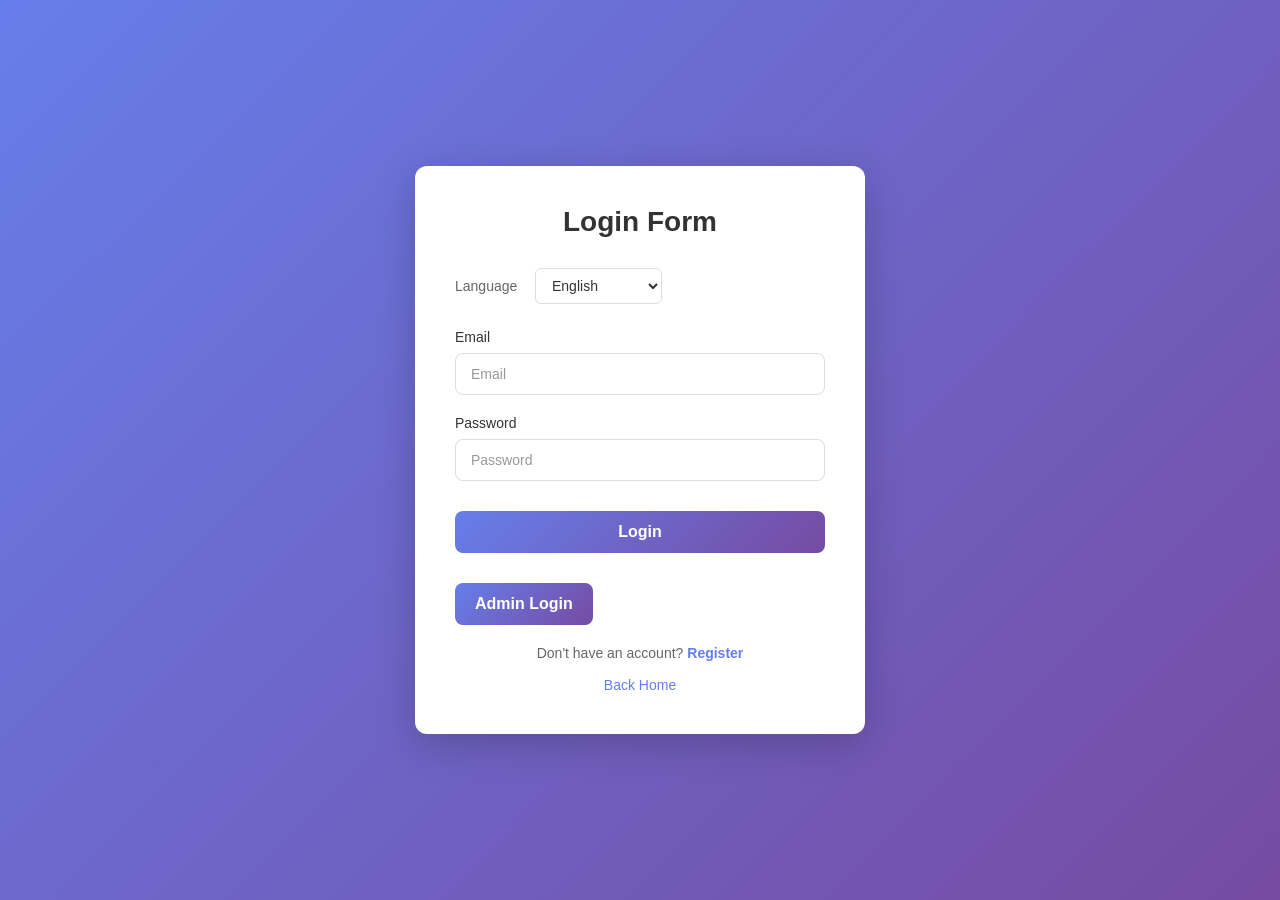
<file: login.html>
<!DOCTYPE html>
<html lang="en">
<head>
    <meta charset="UTF-8">
    <meta name="viewport" content="width=device-width, initial-scale=1.0">
    <title>Login</title>

    <!-- Link CSS -->
    <link rel="stylesheet" href="login-register.css">

    <!-- Link JavaScript -->
    <script src="login-register.js" defer></script>
</head>
<body>

<section class="form-card" role="main">
    <h1 id="title">Login Form</h1>

    <!-- Language selector -->
    <div class="language-selector">
        <label id="langLabel" for="languageSelect">Language</label>
        <select id="languageSelect" aria-label="Select language">
            <option value="en">English</option>
            <option value="fr">Français</option>
            <option value="rw">Kinyarwanda</option>
        </select>
    </div>

    <form id="loginForm" aria-describedby="switchText">
        <!-- Email Block -->
        <div class="form-group">
            <label for="emailInput" id="emailLabel">Email</label>
            <input type="email" id="emailInput" placeholder="Email" required aria-required="true">
            <span id="emailError" class="error-message" role="alert"></span>
        </div>

        <!-- Password Block -->
        <div class="form-group">
            <label for="passwordInput" id="passwordLabel">Password</label>
            <input type="password" id="passwordInput" placeholder="Password" required aria-required="true">
            <span id="passwordError" class="error-message" role="alert"></span>
        </div>

        <button id="mainButton" type="button" aria-busy="false">Login</button>

        <div class="role-actions">
            <button type="button" class="btn-admin" onclick="window.location.href='./admin.html'">Admin Login</button>
        </div>
    </form>

    <p id="switchText">
        Don't have an account?
        <a href="register.html">Register</a>
    </p>

    <p>
        <a href="home.html">Back Home</a>
    </p>
</section>

</body>
</html>
</file>
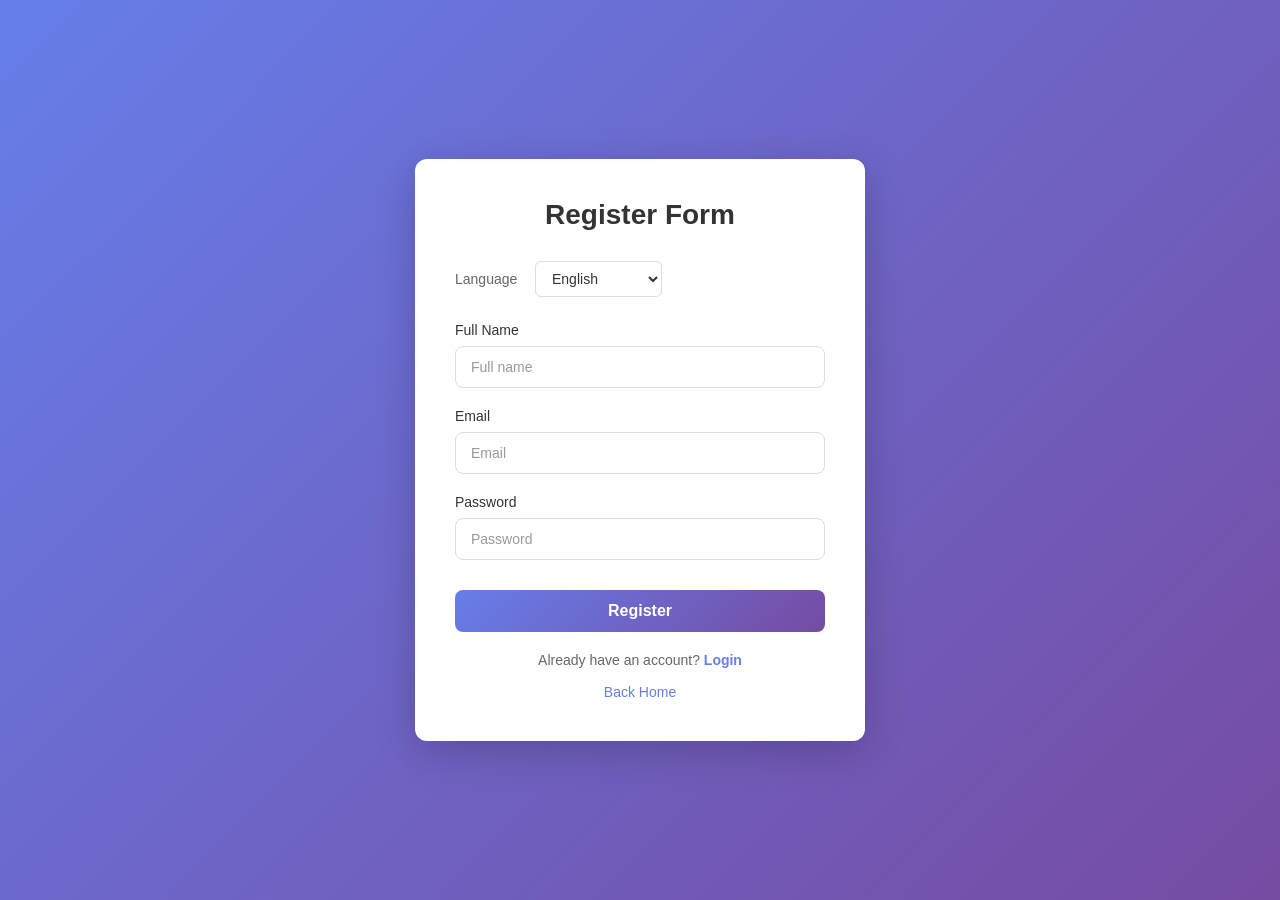
<file: register.html>
<!DOCTYPE html>
<html lang="en">
<head>
    <meta charset="UTF-8">
    <meta name="viewport" content="width=device-width, initial-scale=1.0">
    <title>Register</title>

    <link rel="stylesheet" href="login-register.css">
    <script src="register.js" defer></script>
</head>
<body>

<section class="form-card" role="main">
    <h1 id="title">Register Form</h1>

    <div class="language-selector">
        <label id="langLabel" for="languageSelect">Language</label>
        <select id="languageSelect" aria-label="Select language">
            <option value="en">English</option>
            <option value="fr">Français</option>
            <option value="rw">Kinyarwanda</option>
        </select>
    </div>

    <form id="registerForm" aria-describedby="switchText">
        <div class="form-group">
            <label id="nameLabel" for="nameInput">Full Name</label>
            <input id="nameInput" type="text" placeholder="Full name" required aria-required="true">
            <span id="nameError" class="error-message" role="alert"></span>
        </div>

        <div class="form-group">
            <label id="emailLabel" for="emailInput">Email</label>
            <input id="emailInput" type="email" placeholder="Email" required aria-required="true">
            <span id="emailError" class="error-message" role="alert"></span>
        </div>

        <div class="form-group">
            <label id="passwordLabel" for="passwordInput">Password</label>
            <input id="passwordInput" type="password" placeholder="Password" required minlength="6" aria-required="true">
            <span id="passwordError" class="error-message" role="alert"></span>
        </div>

        <button id="mainButton" type="button" aria-busy="false">Register</button>
    </form>

    <p id="switchText">
        Already have an account?
        <a href="login.html">Login</a>
    </p>

    <p>
        <a href="home.html">Back Home</a>
    </p>
</section>

</body>
</html>
</file>
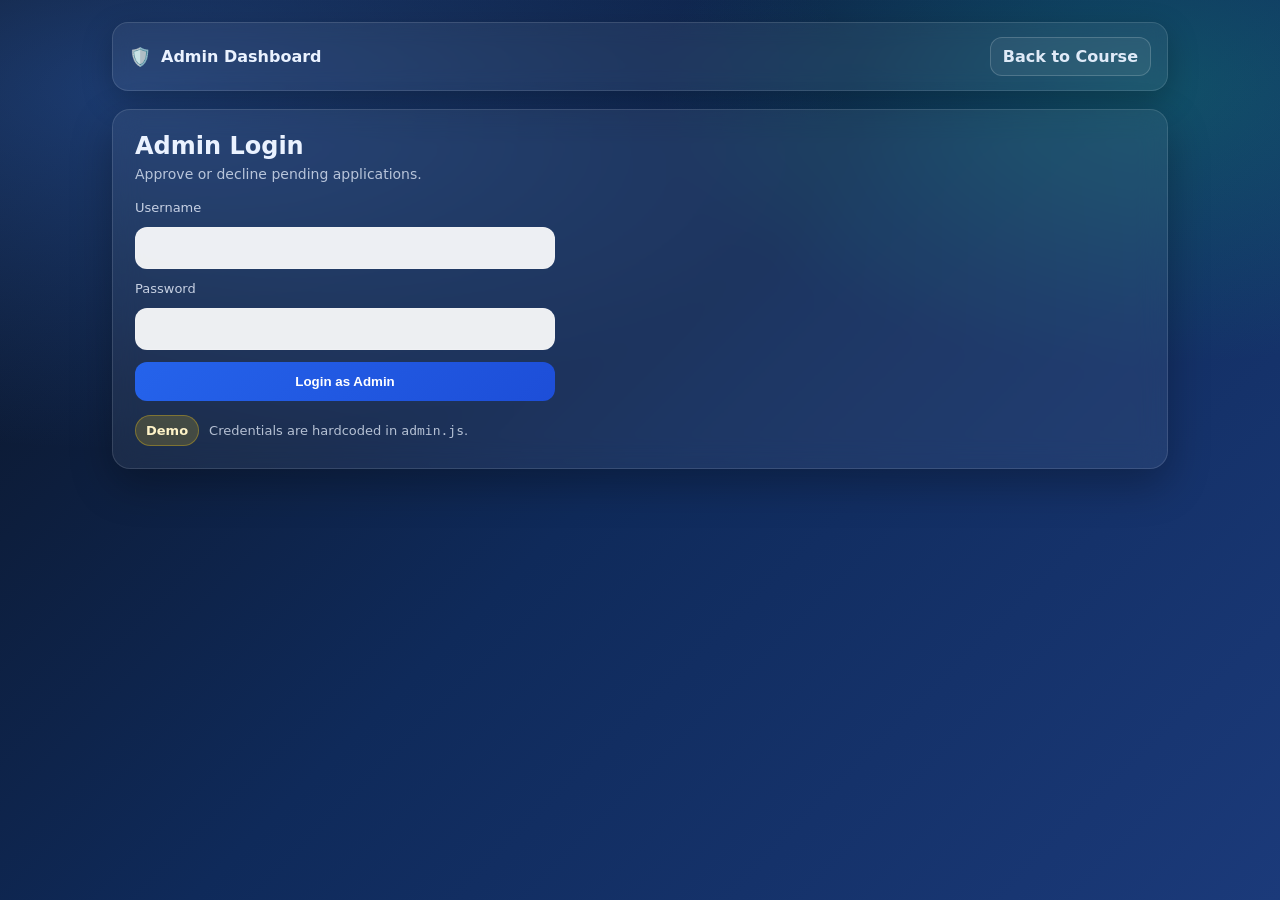
<file: project of summary/admin.html>
<!DOCTYPE html>
<html lang="en">
<head>
  <meta charset="UTF-8" />
  <meta name="viewport" content="width=device-width, initial-scale=1.0" />
  <title>Admin Dashboard</title>
  <link rel="stylesheet" href="admin.css" />
  <script src="admin.js" defer></script>
</head>
<body>

  <div class="page">
    <header class="topbar">
      <div class="brand">
        <span class="shield">🛡️</span>
        <span><strong>Admin Dashboard</strong></span>
      </div>

      <div class="top-actions">
        <a class="btn-small" href="course.html">Back to Course</a>
      </div>
    </header>

    <!-- USER ADMIN LOGIN PANEL (admin login) -->
    <section id="login-panel" class="panel">
      <h1 class="title">Admin Login</h1>
      <p class="subtitle">Approve or decline pending applications.</p>

      <div id="admin-error" class="alert hidden" role="alert"></div>

      <form id="admin-login-form" class="form" onsubmit="return false;">
        <label for="admin-username">Username</label>
        <input id="admin-username" autocomplete="username" type="text" />

        <label for="admin-password">Password</label>
        <input id="admin-password" autocomplete="current-password" type="password" />

        <button type="submit" class="btn">Login as Admin</button>
      </form>

      <div class="hint">
        <span class="hint-badge">Demo</span>
        <span>Credentials are hardcoded in <code>admin.js</code>.</span>
      </div>
    </section>

    <!-- ADMIN PANEL (applications table) -->
    <section id="admin-panel" class="panel hidden">
      <div class="panel-header">
        <div>
          <h1 class="title">Pending Applications</h1>
          <p class="subtitle">Click Approve or Decline.</p>
        </div>

        <button id="admin-logout-btn" class="btn btn-secondary" type="button">Logout</button>
      </div>

      <div class="table-wrap">
        <table class="table" aria-label="Applications pending review">
          <thead>
            <tr>
              <th>Name</th>
              <th>Email</th>
              <th>Requested Role</th>
              <th>Submitted At</th>
              <th class="right">Actions</th>
            </tr>
          </thead>
          <tbody id="apps-tbody"></tbody>
        </table>
      </div>

      <div class="empty-actions">
        <p class="muted">No extra settings. Actions update localStorage instantly.</p>
      </div>
    </section>

  </div>

</body>
</html>
</file>
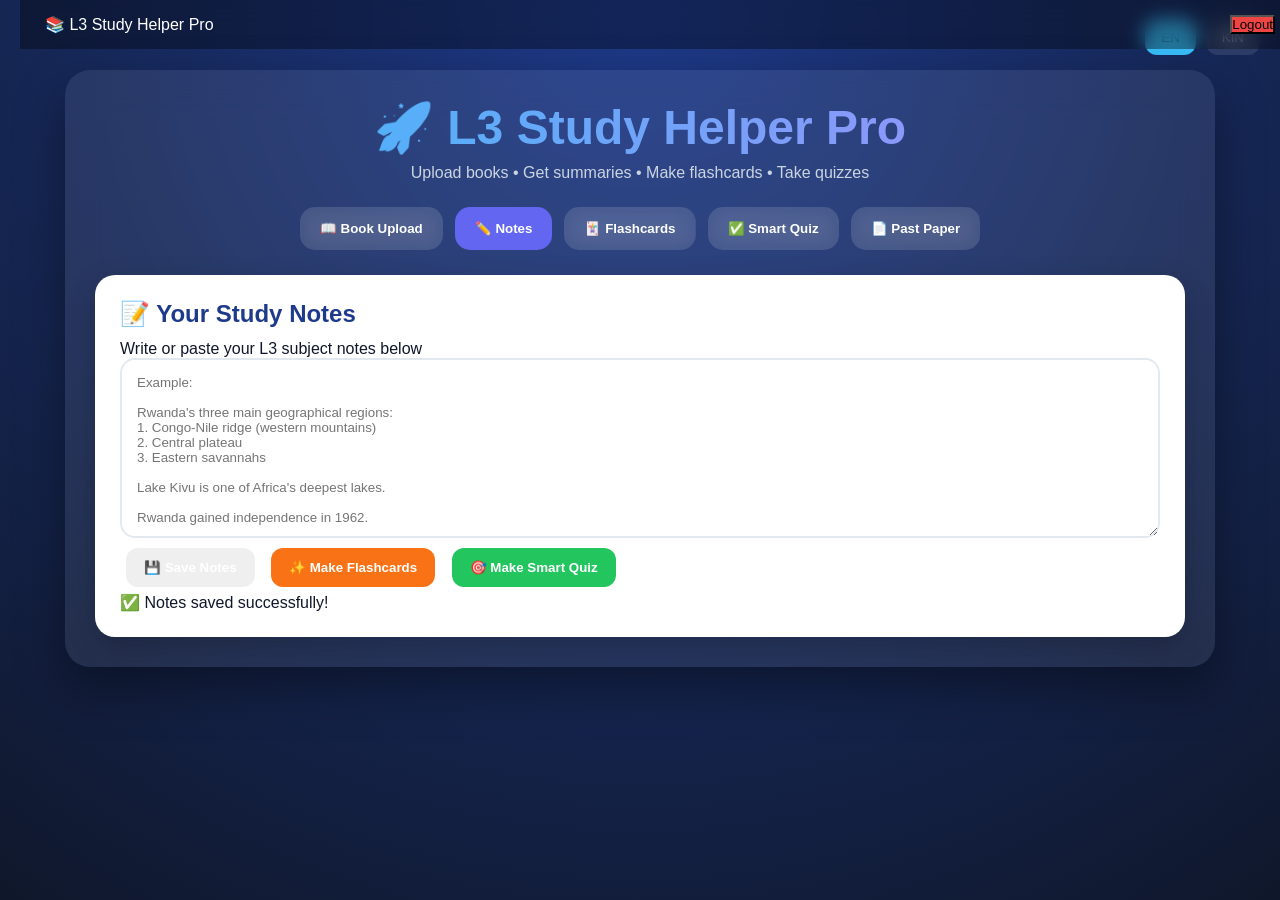
<file: project of summary/course.html>
<!DOCTYPE html>
<html lang="en">
<head>
    <meta charset="UTF-8">
    <meta name="viewport" content="width=device-width, initial-scale=1.0, user-scalable=yes">
    <title>L3 Study Helper Pro | Rwanda Exam Prep</title>
    <link rel="stylesheet" href="course.css">
</head>
<body>
    <!-- Language Toggle -->
    <div class="lang-toggle">
        <button class="lang-btn active" data-lang="en">EN</button>
        <button class="lang-btn" data-lang="rw">KIN</button>
    </div>

    <div class="topbar">
        <div class="topbar-title">📚 L3 Study Helper Pro</div>
        <button id="logoutBtn" class="btn-red">Logout</button>
    </div>

    <div class="container">
        <!-- Header -->
        <div class="header">
            <h1>🚀 L3 Study Helper Pro</h1>
            <p>Upload books • Get summaries • Make flashcards • Take quizzes</p>
        </div>


        <!-- Tabs -->
        <div class="tabs">
            <button class="tab-btn" data-tab="book">📖 Book Upload</button>
            <button class="tab-btn active" data-tab="notes">✏️ Notes</button>
            <button class="tab-btn" data-tab="flashcards">🃏 Flashcards</button>
            <button class="tab-btn" data-tab="quiz">✅ Smart Quiz</button>
            <button class="tab-btn" data-tab="pastpaper">📄 Past Paper</button>
        </div>

        <!-- ========================================
             BOOK UPLOAD & SUMMARIZER PANEL
             ======================================== -->
        <div class="panel" id="book-panel">
            <h2>📖 Book & Document Summarizer</h2>
            <p class="panel-desc">Upload any book, article, or document - Get instant summary, key points, flashcards & quiz!</p>
            
            <div class="book-upload-area" id="bookUploadArea">
                <div class="book-icon">📚</div>
                <div><strong>Click to upload a book or document</strong></div>
                <div class="upload-hint">Supports .txt files (Copy-paste from PDF/Word)</div>
                <input type="file" id="bookFileInput" accept=".txt" style="display: none;">
            </div>
            
            <div class="input-group">
                <label><strong>📝 Or paste your text here:</strong></label>
                <textarea id="bookTextInput" rows="6" class="manual-textarea" placeholder="Paste your book chapter, article, or document text here..."></textarea>
            </div>
            
            <div class="button-group">
                <button class="btn btn-teal" id="summarizeBtn">✨ Generate Summary & Key Points</button>
                <button class="btn btn-orange" id="bookToFlashcardsBtn">Create Flashcards from Book</button>
                <button class="btn btn-green" id="bookToQuizBtn">Create Quiz from Book</button>
                <button class="btn btn-blue" id="doAllBtn">Do All (Summary + Flashcards + Quiz)</button>
            </div>
            
            <div class="progress-bar" id="progressBar">
                <div class="progress-fill" id="progressFill"></div>
            </div>
            
            <div class="summary-box" id="summaryBox">
                <div class="summary-title">📖 Book Summary</div>
                <div class="summary-content" id="summaryContent"></div>
                <div class="key-points" id="keyPointsBox">
                    <h4>🔑 Key Points</h4>
                    <ul id="keyPointsList"></ul>
                </div>
            </div>
            
            <div id="bookSuccessMsg" class="success-message"></div>
        </div>

        <!-- ========================================
             NOTES PANEL
             ======================================== -->
        <div class="panel active" id="notes-panel">
            <h2>📝 Your Study Notes</h2>
            <p class="panel-desc">Write or paste your L3 subject notes below</p>
            <textarea class="notes-area" id="notesInput" placeholder="Example:&#10;&#10;Rwanda's three main geographical regions:&#10;1. Congo-Nile ridge (western mountains)&#10;2. Central plateau&#10;3. Eastern savannahs&#10;&#10;Lake Kivu is one of Africa's deepest lakes.&#10;&#10;Rwanda gained independence in 1962."></textarea>
            <div class="button-group">
                <button class="btn" id="saveNotesBtn">💾 Save Notes</button>
                <button class="btn btn-orange" id="generateFlashcardsBtn">✨ Make Flashcards</button>
                <button class="btn btn-green" id="generateQuizBtn">🎯 Make Smart Quiz</button>
            </div>
            <div id="saveConfirm" class="save-confirm">✅ Notes saved successfully!</div>
        </div>

        <!-- ========================================
             FLASHCARDS PANEL
             ======================================== -->
        <div class="panel" id="flashcards-panel">
            <h2>🃏 Study Flashcards</h2>
            <p class="panel-desc">Click any card to flip and see the answer</p>
            <div id="flashcardsContainer">
                <div class="info-text">📌 No flashcards yet. Go to Notes or Book Upload tab to create some!</div>
            </div>
            <button class="btn btn-red" id="resetFlashcardsBtn">🗑️ Delete All Flashcards</button>
        </div>

        <!-- ========================================
             QUIZ PANEL
             ======================================== -->
        <div class="panel" id="quiz-panel">
            <div class="quiz-header">
                <h2>✅ Smart Quiz System</h2>
                <div class="quiz-stats" id="quizStats">Questions: 0</div>
            </div>
            <p class="panel-desc">Test your knowledge with interactive quizzes</p>
            
            <div class="button-group">
                <button class="btn btn-blue" id="standardQuizBtn">📋 Standard Quiz</button>
                <button class="btn btn-purple" id="reviewWrongBtn">🔄 Review Wrong Answers</button>
                <button class="btn btn-orange" id="randomQuizBtn">🎲 Random Order Quiz</button>
            </div>
            
            <div id="quizContainer">
                <div class="info-text">📌 No quiz yet. Go to Notes or Book Upload tab to create one!</div>
            </div>
            
            <div id="quizResult" class="quiz-result"></div>
            
            <div class="button-group">
                <button class="btn btn-green" id="submitQuizBtn" style="display: none;">📊 Submit & Grade</button>
                <button class="btn btn-blue" id="showExplanationsBtn" style="display: none;">💡 Show Explanations</button>
                <button class="btn btn-orange" id="retryWrongBtn" style="display: none;">🔄 Retry Wrong Answers</button>
                <button class="btn btn-red" id="resetQuizBtn" style="display: none;">🗑️ Reset Quiz</button>
            </div>
        </div>

        <!-- ========================================
             PAST PAPER PANEL
             ======================================== -->
        <div class="panel" id="pastpaper-panel">
            <h2>📄 Past Paper to Study</h2>
            <p class="panel-desc">Upload a past exam or paste the questions</p>

            <div class="pastpaper-box">
                <h3>📁 Option 1: Upload a Text File</h3>
                <div class="upload-area" id="uploadArea">
                    <div>📂 Click to select a .txt file</div>
                    <div class="upload-hint">(Save your exam as .txt file first)</div>
                    <input type="file" id="fileInput" accept=".txt" style="display: none;">
                </div>
                <div id="fileNameDisplay" class="file-name-display"></div>

                <h3>✏️ Option 2: Paste Exam Questions Here</h3>
                <textarea id="pastPaperText" class="manual-textarea" rows="6" placeholder="Paste your exam questions here..."></textarea>

                <button class="btn btn-orange full-width" id="processPastPaperBtn">🚀 Generate Flashcards & Quiz from Past Paper</button>
            </div>
        </div>
    </div>

    <script src="course.js"></script>
</body>
</html>
</file>
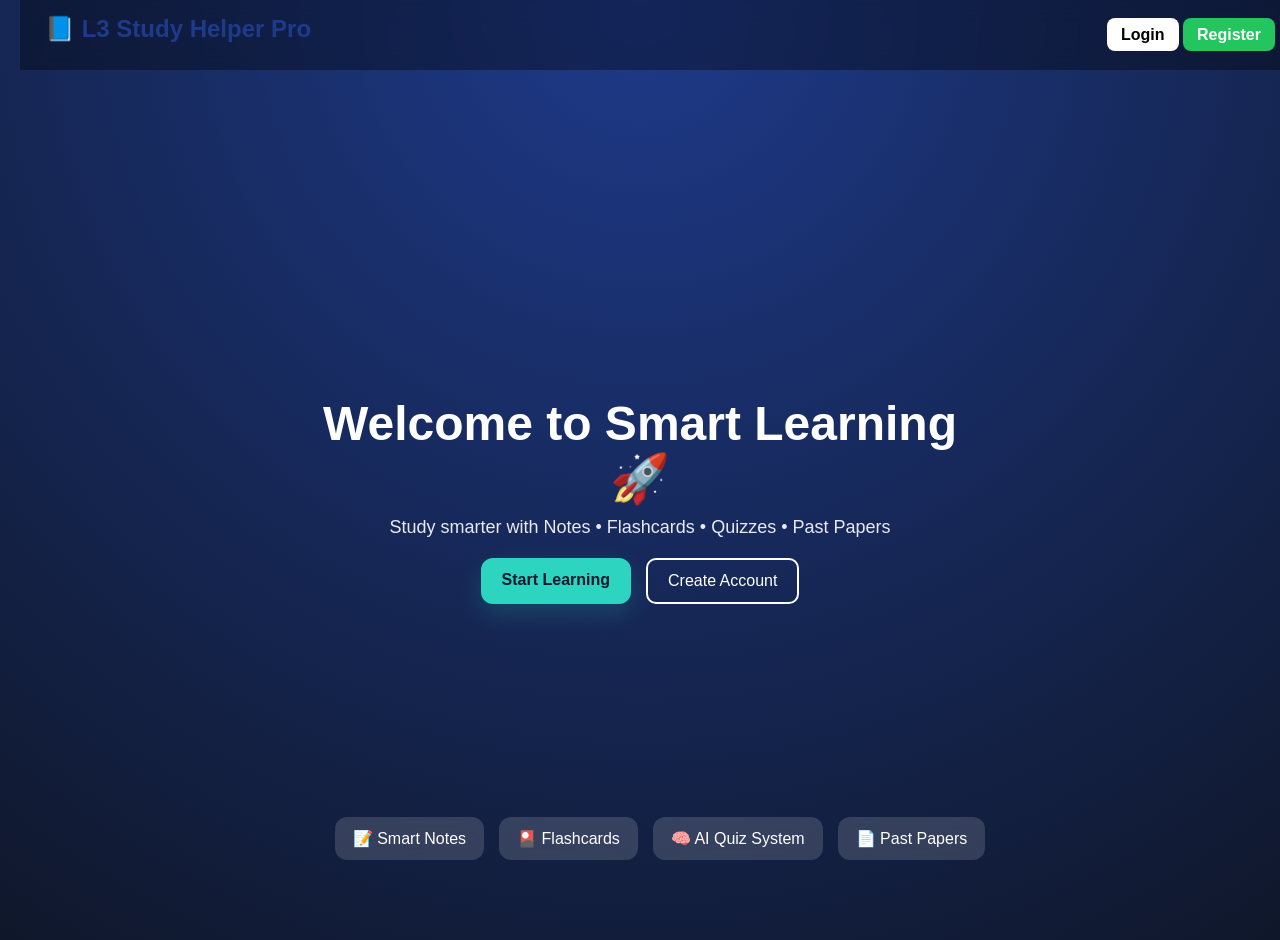
<file: project of summary/home.html>
<!DOCTYPE html>
<html lang="en">
<head>
    <meta charset="UTF-8">
    <meta name="viewport" content="width=device-width, initial-scale=1.0">
    <title>L3 Study Home</title>

    <link rel="stylesheet" href="course.css">
</head>
<body>

<!-- TOP NAV -->
<div class="topbar">
    <h2>📘 L3 Study Helper Pro</h2>

    <div class="top-actions">
        <a href="login.html" class="btn-small">Login</a>
        <a href="register.html" class="btn-small btn-green">Register</a>
    </div>
</div>

<!-- HERO SECTION -->
<div class="hero">
    <div class="hero-card">
        <h1>Welcome to Smart Learning 🚀</h1>
        <p>Study smarter with Notes • Flashcards • Quizzes • Past Papers</p>

        <div class="hero-buttons">
            <a href="login.html" class="btn-main">Start Learning</a>
            <a href="register.html" class="btn-outline">Create Account</a>
        </div>
    </div>
</div>

<!-- FEATURES -->
<div class="features">
    <div class="feature-card">📝 Smart Notes</div>
    <div class="feature-card">🎴 Flashcards</div>
    <div class="feature-card">🧠 AI Quiz System</div>
    <div class="feature-card">📄 Past Papers</div>
</div>

</body>
</html>
</file>
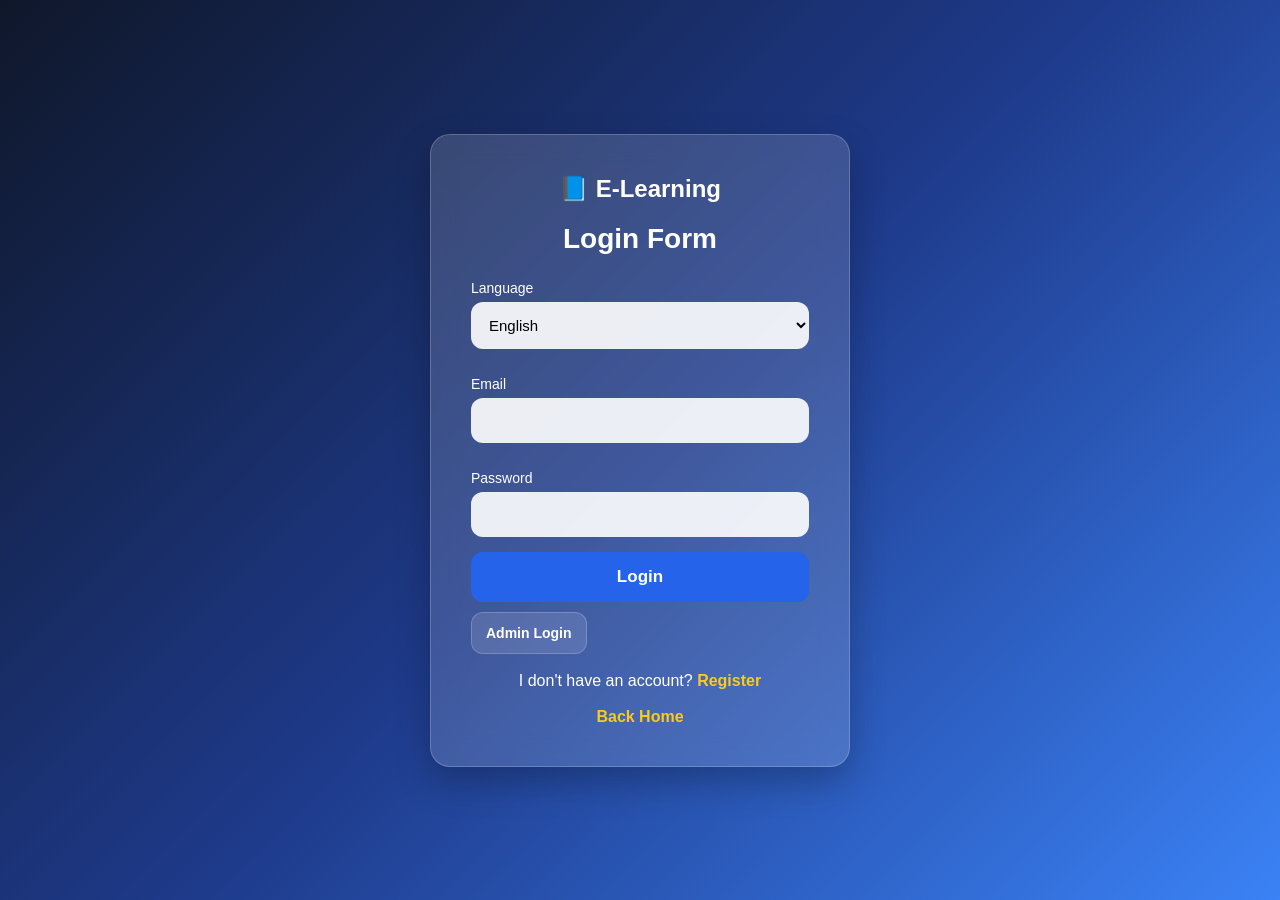
<file: project of summary/login.html>
<!DOCTYPE html>
<html lang="en">
<head>
    <meta charset="UTF-8">
    <meta name="viewport" content="width=device-width, initial-scale=1.0">
    <title>Login</title>

    <!-- Link CSS -->
    <link rel="stylesheet" href="login-register.css">

    <!-- Link JavaScript -->
    <script src="login-register.js" defer></script>
</head>
<body>

<section class="form-card">
    <h1 id="title">Login Form</h1>

    <!-- Language selector -->
    <label id="langLabel">Language</label>
    <select onchange="changeLanguage(this.value)">
        <option value="en">English</option>
        <option value="fr">Français</option>
        <option value="rw">Kinyarwanda</option>
    </select>

<form onsubmit="return false;">
        <label id="emailLabel">Email</label>
        <input type="email">

        <label id="passwordLabel">Password</label>
        <input type="password">

<button id="mainButton" type="button" onclick="handleLoginClick()">Login</button>

        <div class="role-actions">
            <button type="button" class="btn-small" onclick="window.location.href='./admin.html'">Admin Login</button>
        </div>
    </form>

    <p id="switchText">
        I don't have an account?
        <a href="register.html">Register</a>
    </p>

    <p>
        <a href="home.html">Back Home</a>
    </p>
</section>

</body>
</html>
</file>
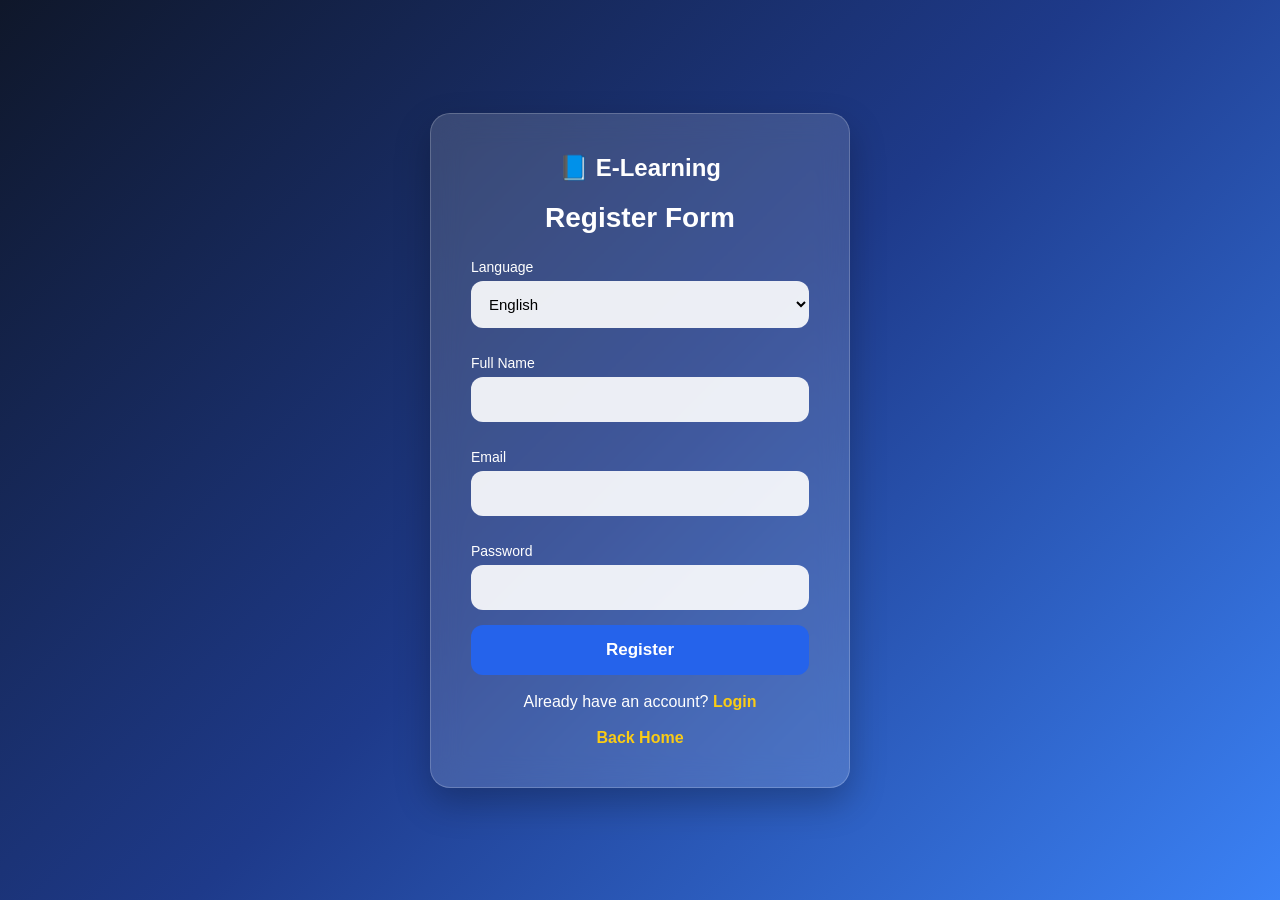
<file: project of summary/register.html>
<!DOCTYPE html>
<html lang="en">
<head>
    <meta charset="UTF-8">
    <meta name="viewport" content="width=device-width, initial-scale=1.0">
    <title>Register</title>

    <link rel="stylesheet" href="login-register.css">
    <script src="login-register.js" defer></script>
</head>
<body>

<section class="form-card">
    <h1 id="title">Register Form</h1>

    <label id="langLabel">Language</label>
    <select onchange="changeLanguage(this.value)">
        <option value="en">English</option>
        <option value="fr">Français</option>
        <option value="rw">Kinyarwanda</option>
    </select>

    <form>
        <label id="nameLabel">Full Name</label>
        <input type="text">

        <label id="emailLabel">Email</label>
        <input type="email">

        <label id="passwordLabel">Password</label>
        <input type="password">

        <button id="mainButton">Register</button>
    </form>

    <p id="switchText">
        Already have an account?
        <a href="login.html">Login</a>
    </p>

    <p>
        <a href="home.html">Back Home</a>
    </p>
</section>

</body>
</html>
</file>
<file: admin.css>
* {
    margin: 0;
    padding: 0;
    box-sizing: border-box;
}

body {
    font-family: 'Segoe UI', Tahoma, Geneva, Verdana, sans-serif;
    background: #f5f7fa;
    color: #333;
}

.page {
    min-height: 100vh;
    display: flex;
    flex-direction: column;
}

/* TOPBAR */
.topbar {
    background: linear-gradient(135deg, #667eea 0%, #764ba2 100%);
    color: white;
    padding: 15px 30px;
    display: flex;
    justify-content: space-between;
    align-items: center;
    box-shadow: 0 4px 12px rgba(0, 0, 0, 0.1);
}

.brand {
    display: flex;
    align-items: center;
    gap: 10px;
    font-size: 20px;
    font-weight: 600;
}

.shield {
    font-size: 28px;
}

.top-actions {
    display: flex;
    gap: 10px;
}

.btn-small {
    padding: 8px 16px;
    background: rgba(255, 255, 255, 0.2);
    color: white;
    text-decoration: none;
    border-radius: 6px;
    font-size: 14px;
    transition: all 0.3s;
    border: 1px solid rgba(255, 255, 255, 0.3);
}

.btn-small:hover {
    background: rgba(255, 255, 255, 0.3);
    border-color: rgba(255, 255, 255, 0.5);
}

/* PANELS */
.panel {
    flex: 1;
    padding: 40px;
    margin: 20px;
    background: white;
    border-radius: 12px;
    box-shadow: 0 2px 12px rgba(0, 0, 0, 0.08);
}

.panel.hidden {
    display: none;
}

.title {
    font-size: 28px;
    font-weight: 600;
    color: #333;
    margin-bottom: 8px;
}

.subtitle {
    font-size: 14px;
    color: #666;
    margin-bottom: 25px;
}

/* FORMS */
.form {
    display: flex;
    flex-direction: column;
    gap: 20px;
    max-width: 450px;
    margin-bottom: 30px;
}

.form-group {
    display: flex;
    flex-direction: column;
    gap: 8px;
}

label {
    font-weight: 500;
    color: #333;
    font-size: 14px;
}

input {
    padding: 12px 15px;
    border: 1px solid #ddd;
    border-radius: 8px;
    font-size: 14px;
    transition: all 0.3s;
    font-family: inherit;
}

input:focus {
    outline: none;
    border-color: #667eea;
    box-shadow: 0 0 0 3px rgba(102, 126, 234, 0.1);
}

/* BUTTONS */
.btn {
    padding: 12px 24px;
    border: none;
    border-radius: 8px;
    font-size: 14px;
    font-weight: 600;
    cursor: pointer;
    transition: all 0.3s;
}

.btn-primary {
    background: linear-gradient(135deg, #667eea 0%, #764ba2 100%);
    color: white;
}

.btn-primary:hover {
    transform: translateY(-2px);
    box-shadow: 0 8px 20px rgba(102, 126, 234, 0.4);
}

.btn-secondary {
    background: #f0f0f0;
    color: #333;
    border: 1px solid #ddd;
}

.btn-secondary:hover {
    background: #e5e5e5;
}

.btn-approve {
    background: #27ae60;
    color: white;
    padding: 8px 16px;
    font-size: 12px;
}

.btn-approve:hover {
    background: #229954;
}

.btn-decline {
    background: #e74c3c;
    color: white;
    padding: 8px 16px;
    font-size: 12px;
}

.btn-decline:hover {
    background: #c0392b;
}

.btn-delete {
    background: #e74c3c;
    color: white;
    padding: 8px 12px;
    font-size: 12px;
}

.btn-delete:hover {
    background: #c0392b;
}

/* ALERTS */
.alert {
    padding: 15px;
    border-radius: 8px;
    margin-bottom: 20px;
    display: flex;
    align-items: center;
    gap: 10px;
}

.alert-error {
    background: #fadbd8;
    color: #c0392b;
    border: 1px solid #f5b7b1;
}

.alert-success {
    background: #d5f4e6;
    color: #27ae60;
    border: 1px solid #abebc6;
}

.alert.hidden {
    display: none;
}

/* HINT */
.hint {
    background: #f0f7ff;
    border: 1px solid #d4e6f1;
    border-radius: 8px;
    padding: 12px 15px;
    display: flex;
    align-items: center;
    gap: 10px;
    font-size: 13px;
    color: #2471a3;
}

.hint-badge {
    background: #3498db;
    color: white;
    padding: 4px 8px;
    border-radius: 4px;
    font-weight: 600;
    font-size: 11px;
}

code {
    background: #ecf0f1;
    padding: 2px 6px;
    border-radius: 4px;
    font-family: 'Courier New', monospace;
}

/* PANEL HEADER */
.panel-header {
    display: flex;
    justify-content: space-between;
    align-items: flex-start;
    margin-bottom: 30px;
    gap: 20px;
}

/* STATS */
.stats-container {
    display: grid;
    grid-template-columns: repeat(auto-fit, minmax(200px, 1fr));
    gap: 20px;
    margin-bottom: 40px;
}

.stat-card {
    background: linear-gradient(135deg, #667eea 0%, #764ba2 100%);
    color: white;
    padding: 20px;
    border-radius: 12px;
    box-shadow: 0 4px 12px rgba(102, 126, 234, 0.2);
}

.stat-card h3 {
    font-size: 14px;
    font-weight: 500;
    opacity: 0.9;
    margin-bottom: 10px;
}

.stat-number {
    font-size: 32px;
    font-weight: 700;
}

/* TABLES */
.table-section {
    margin-bottom: 40px;
}

.table-section h2 {
    font-size: 18px;
    font-weight: 600;
    color: #333;
    margin-bottom: 15px;
}

.table-wrap {
    overflow-x: auto;
    border-radius: 8px;
    box-shadow: 0 2px 8px rgba(0, 0, 0, 0.08);
}

.table {
    width: 100%;
    border-collapse: collapse;
    background: white;
}

.table thead {
    background: #f8f9fa;
    border-bottom: 2px solid #ddd;
}

.table th {
    padding: 15px;
    text-align: left;
    font-weight: 600;
    color: #333;
    font-size: 13px;
    text-transform: uppercase;
    letter-spacing: 0.5px;
}

.table td {
    padding: 15px;
    border-bottom: 1px solid #eee;
    font-size: 14px;
}

.table tbody tr:hover {
    background: #f8f9fa;
}

.table .right {
    text-align: right;
}

.table-actions {
    display: flex;
    gap: 8px;
    justify-content: flex-end;
}

.empty-row {
    text-align: center;
    color: #999;
    font-style: italic;
}

.empty-row td {
    padding: 30px 15px;
}

.status-badge {
    display: inline-block;
    padding: 4px 12px;
    border-radius: 20px;
    font-size: 12px;
    font-weight: 600;
}

.status-pending {
    background: #fff3cd;
    color: #856404;
}

.status-approved {
    background: #d4edda;
    color: #155724;
}

.status-declined {
    background: #f8d7da;
    color: #721c24;
}

.empty-actions {
    text-align: center;
    padding: 20px;
    color: #999;
    font-size: 14px;
}

.muted {
    color: #999;
}

@media (max-width: 768px) {
    .topbar {
        flex-direction: column;
        gap: 15px;
        padding: 15px;
    }

    .panel {
        padding: 20px;
        margin: 10px;
    }

    .panel-header {
        flex-direction: column;
    }

    .title {
        font-size: 22px;
    }

    .stats-container {
        grid-template-columns: repeat(2, 1fr);
    }

    .table-wrap {
        font-size: 12px;
    }

    .table th,
    .table td {
        padding: 10px;
    }
}
</file>
<file: course.css>
/* =========================
   COLOR VARIABLES
========================= */
:root {
    --bg-dark: #0a0e27;
    --bg-medium: #0f1629;
    --bg-light: #1a1f3a;
    --text-primary: #f5f7fa;
    --text-secondary: #c4cfd9;
    --accent-blue: #3b82f6;
    --accent-blue-light: #60a5fa;
    --accent-purple: #8b5cf6;
    --accent-cyan: #06b6d4;
    --accent-emerald: #10b981;
    --border-light: rgba(148, 163, 184, 0.2);
    --shadow-sm: 0 4px 12px rgba(0, 0, 0, 0.15);
    --shadow-md: 0 10px 30px rgba(0, 0, 0, 0.25);
    --shadow-lg: 0 20px 50px rgba(0, 0, 0, 0.35);
    --gradient-primary: linear-gradient(135deg, #667eea 0%, #764ba2 100%);
}

/* =========================
   GLOBAL RESET
========================= */
* {
    margin: 0;
    padding: 0;
    box-sizing: border-box;
}

body {
    font-family: 'Segoe UI', Tahoma, Geneva, Verdana, sans-serif;
    background: #f5f7fa;
    color: #333;
}

/* LANGUAGE TOGGLE */
.lang-toggle {
    position: fixed;
    bottom: 20px;
    left: 20px;
    display: flex;
    gap: 8px;
    z-index: 1000;
}

.lang-btn {
    padding: 8px 16px;
    background: white;
    border: 2px solid #667eea;
    color: #667eea;
    border-radius: 6px;
    cursor: pointer;
    font-weight: 600;
    transition: all 0.3s;
}

.lang-btn.active {
    background: #667eea;
    color: white;
}

.lang-btn:hover {
    transform: translateY(-2px);
    box-shadow: 0 4px 12px rgba(102, 126, 234, 0.2);
}

/* TOPBAR */
.topbar {
    background: var(--gradient-primary);
    color: white;
    padding: 15px 30px;
    display: flex;
    justify-content: space-between;
    align-items: center;
    box-shadow: 0 4px 12px rgba(0, 0, 0, 0.1);
    flex-wrap: wrap;
    gap: 15px;
}

.topbar-left {
    display: flex;
    align-items: center;
    gap: 15px;
}

.topbar-logo {
    width: 45px;
    height: 45px;
    object-fit: contain;
}

.topbar-title {
    font-size: 22px;
    font-weight: 700;
}

.topbar-right {
    display: flex;
    align-items: center;
    gap: 20px;
    flex-wrap: wrap;
}

.user-info {
    display: flex;
    flex-direction: column;
    align-items: flex-end;
    gap: 3px;
}

.user-name {
    font-weight: 600;
    font-size: 14px;
}

.user-email {
    font-size: 12px;
    opacity: 0.9;
}

.topbar-actions {
    display: flex;
    gap: 10px;
    align-items: center;
}

.btn-nav,
.btn-red {
    padding: 10px 18px;
    background: rgba(255, 255, 255, 0.2);
    color: white;
    text-decoration: none;
    border-radius: 6px;
    font-size: 14px;
    font-weight: 600;
    transition: all 0.3s;
    border: 1px solid rgba(255, 255, 255, 0.3);
    cursor: pointer;
}

.btn-nav:hover,
.btn-red:hover {
    background: rgba(255, 255, 255, 0.3);
    border-color: rgba(255, 255, 255, 0.5);
    transform: translateY(-2px);
}

.btn-red {
    background: rgba(239, 68, 68, 0.3);
    border-color: rgba(239, 68, 68, 0.5);
}

.btn-red:hover {
    background: rgba(239, 68, 68, 0.5);
}

/* CONTAINER */
.container {
    max-width: 1200px;
    margin: 0 auto;
    padding: 30px 20px;
}

/* HEADER */
.header {
    text-align: center;
    margin-bottom: 40px;
}

.header h1 {
    font-size: 36px;
    font-weight: 700;
    color: #333;
    margin-bottom: 10px;
}

.header p {
    font-size: 16px;
    color: #666;
}

/* TABS */
.tabs {
    display: flex;
    gap: 10px;
    margin-bottom: 30px;
    flex-wrap: wrap;
    background: white;
    padding: 15px;
    border-radius: 12px;
    box-shadow: 0 4px 12px rgba(0, 0, 0, 0.08);
}

.tab-btn {
    padding: 12px 24px;
    background: #f0f0f0;
    color: #666;
    border: 2px solid transparent;
    border-radius: 8px;
    cursor: pointer;
    font-weight: 600;
    transition: all 0.3s;
    font-size: 14px;
}

.tab-btn:hover {
    background: #e8e8e8;
    transform: translateY(-2px);
}

.tab-btn.active {
    background: var(--gradient-primary);
    color: white;
    border-color: transparent;
    box-shadow: 0 4px 12px rgba(102, 126, 234, 0.2);
}

/* PANELS */
.panel {
    display: none;
    background: white;
    padding: 30px;
    border-radius: 12px;
    box-shadow: 0 4px 12px rgba(0, 0, 0, 0.08);
    animation: fadeIn 0.3s ease-in;
}

.panel.active {
    display: block;
}

.panel h2 {
    font-size: 24px;
    font-weight: 700;
    color: #333;
    margin-bottom: 10px;
}

.panel-desc {
    color: #666;
    margin-bottom: 25px;
    font-size: 14px;
}

/* INPUT GROUPS */
.input-group {
    margin-bottom: 20px;
}

.input-group label {
    display: block;
    font-weight: 600;
    color: #333;
    margin-bottom: 10px;
    font-size: 14px;
}

/* TEXTAREAS */
textarea {
    width: 100%;
    padding: 15px;
    border: 2px solid #e0e0e0;
    border-radius: 8px;
    font-family: 'Segoe UI', Tahoma, Geneva, Verdana, sans-serif;
    font-size: 14px;
    resize: vertical;
    transition: all 0.3s;
}

textarea:focus {
    outline: none;
    border-color: #667eea;
    box-shadow: 0 0 0 3px rgba(102, 126, 234, 0.1);
}

.notes-area,
.manual-textarea {
    min-height: 150px;
}

/* UPLOAD AREAS */
.book-upload-area,
.upload-area {
    border: 3px dashed #667eea;
    border-radius: 12px;
    padding: 40px 20px;
    text-align: center;
    cursor: pointer;
    background: rgba(102, 126, 234, 0.05);
    transition: all 0.3s;
    margin-bottom: 20px;
}

.book-upload-area:hover,
.upload-area:hover {
    background: rgba(102, 126, 234, 0.1);
    border-color: #764ba2;
}

.book-icon {
    font-size: 48px;
    margin-bottom: 15px;
}

.upload-hint {
    font-size: 12px;
    color: #999;
    margin-top: 8px;
}

.file-name-display {
    padding: 12px;
    background: #f0f0f0;
    border-radius: 8px;
    margin-bottom: 20px;
    color: #667eea;
    font-weight: 600;
    display: none;
}

.file-name-display.show {
    display: block;
}

/* BUTTON GROUPS */
.button-group {
    display: flex;
    gap: 12px;
    flex-wrap: wrap;
    margin: 25px 0;
}

.btn {
    padding: 12px 24px;
    background: #667eea;
    color: white;
    border: none;
    border-radius: 8px;
    cursor: pointer;
    font-weight: 600;
    font-size: 14px;
    transition: all 0.3s;
    box-shadow: 0 4px 12px rgba(102, 126, 234, 0.2);
}

.btn:hover {
    transform: translateY(-3px);
    box-shadow: 0 8px 20px rgba(102, 126, 234, 0.3);
}

.btn-teal {
    background: linear-gradient(135deg, #06b6d4 0%, #0891b2 100%);
    box-shadow: 0 4px 12px rgba(6, 182, 212, 0.2);
}

.btn-teal:hover {
    box-shadow: 0 8px 20px rgba(6, 182, 212, 0.3);
}

.btn-orange {
    background: linear-gradient(135deg, #f97316 0%, #ea580c 100%);
    box-shadow: 0 4px 12px rgba(249, 115, 22, 0.2);
}

.btn-orange:hover {
    box-shadow: 0 8px 20px rgba(249, 115, 22, 0.3);
}

.btn-green {
    background: linear-gradient(135deg, #10b981 0%, #059669 100%);
    box-shadow: 0 4px 12px rgba(16, 185, 129, 0.2);
}

.btn-green:hover {
    box-shadow: 0 8px 20px rgba(16, 185, 129, 0.3);
}

.btn-blue {
    background: linear-gradient(135deg, #3b82f6 0%, #2563eb 100%);
    box-shadow: 0 4px 12px rgba(59, 130, 246, 0.2);
}

.btn-blue:hover {
    box-shadow: 0 8px 20px rgba(59, 130, 246, 0.3);
}

.btn-purple {
    background: linear-gradient(135deg, #a855f7 0%, #9333ea 100%);
    box-shadow: 0 4px 12px rgba(168, 85, 247, 0.2);
}

.btn-purple:hover {
    box-shadow: 0 8px 20px rgba(168, 85, 247, 0.3);
}

.btn-red {
    background: linear-gradient(135deg, #ef4444 0%, #dc2626 100%);
    box-shadow: 0 4px 12px rgba(239, 68, 68, 0.2);
}

.btn-red:hover {
    box-shadow: 0 8px 20px rgba(239, 68, 68, 0.3);
}

.full-width {
    width: 100%;
}

/* PROGRESS BAR */
.progress-bar {
    width: 100%;
    height: 8px;
    background: #e0e0e0;
    border-radius: 4px;
    overflow: hidden;
    margin: 20px 0;
    display: none;
}

.progress-bar.show {
    display: block;
}

.progress-fill {
    height: 100%;
    background: var(--gradient-primary);
    width: 0%;
    transition: width 0.3s ease;
}

/* SUMMARY BOX */
.summary-box {
    background: linear-gradient(135deg, rgba(102, 126, 234, 0.05) 0%, rgba(118, 75, 162, 0.05) 100%);
    border: 2px solid #667eea;
    border-radius: 12px;
    padding: 25px;
    margin: 25px 0;
    display: none;
}

.summary-box.show {
    display: block;
}

.summary-title {
    font-size: 18px;
    font-weight: 700;
    color: #667eea;
    margin-bottom: 15px;
}

.summary-content {
    color: #666;
    line-height: 1.8;
    margin-bottom: 20px;
}

.key-points {
    background: white;
    padding: 15px;
    border-radius: 8px;
}

.key-points h4 {
    color: #333;
    margin-bottom: 12px;
    font-size: 14px;
}

.key-points ul {
    list-style: none;
    padding-left: 0;
}

.key-points li {
    padding: 8px 0 8px 24px;
    position: relative;
    color: #666;
    font-size: 14px;
}

.key-points li:before {
    content: "✓";
    position: absolute;
    left: 0;
    color: #667eea;
    font-weight: 700;
}

/* FLASHCARDS */
#flashcardsContainer {
    display: grid;
    grid-template-columns: repeat(auto-fill, minmax(300px, 1fr));
    gap: 20px;
    margin: 25px 0;
}

.flashcard {
    background: white;
    border: 2px solid #667eea;
    border-radius: 12px;
    padding: 25px;
    cursor: pointer;
    transition: all 0.3s;
    min-height: 200px;
    display: flex;
    align-items: center;
    justify-content: center;
    text-align: center;
    box-shadow: 0 4px 12px rgba(102, 126, 234, 0.1);
}

.flashcard:hover {
    transform: translateY(-5px);
    box-shadow: 0 8px 20px rgba(102, 126, 234, 0.2);
}

.flashcard.flipped {
    background: var(--gradient-primary);
    color: white;
}

.flashcard-front {
    font-weight: 700;
    color: #667eea;
}

.flashcard.flipped .flashcard-front {
    display: none;
}

.flashcard-back {
    display: none;
    color: white;
}

.flashcard.flipped .flashcard-back {
    display: block;
}

/* QUIZ */
.quiz-header {
    display: flex;
    justify-content: space-between;
    align-items: center;
    margin-bottom: 20px;
}

.quiz-stats {
    background: var(--gradient-primary);
    color: white;
    padding: 10px 20px;
    border-radius: 8px;
    font-weight: 600;
}

#quizContainer {
    margin: 25px 0;
}

.quiz-question {
    background: #f9f9f9;
    padding: 20px;
    border-radius: 12px;
    margin-bottom: 20px;
    border-left: 4px solid #667eea;
}

.quiz-question h3 {
    color: #333;
    margin-bottom: 15px;
    font-size: 16px;
}

.quiz-options {
    display: flex;
    flex-direction: column;
    gap: 10px;
}

.quiz-option {
    padding: 12px;
    background: white;
    border: 2px solid #e0e0e0;
    border-radius: 8px;
    cursor: pointer;
    transition: all 0.3s;
}

.quiz-option:hover {
    border-color: #667eea;
    background: rgba(102, 126, 234, 0.05);
}

.quiz-option.selected {
    border-color: #667eea;
    background: rgba(102, 126, 234, 0.1);
}

.quiz-option.correct {
    border-color: #10b981;
    background: rgba(16, 185, 129, 0.1);
    color: #10b981;
    font-weight: 600;
}

.quiz-option.incorrect {
    border-color: #ef4444;
    background: rgba(239, 68, 68, 0.1);
    color: #ef4444;
    font-weight: 600;
}

.quiz-result {
    background: linear-gradient(135deg, rgba(102, 126, 234, 0.05) 0%, rgba(118, 75, 162, 0.05) 100%);
    border: 2px solid #667eea;
    border-radius: 12px;
    padding: 25px;
    margin: 25px 0;
    text-align: center;
    display: none;
}

.quiz-result.show {
    display: block;
}

.quiz-result h3 {
    font-size: 24px;
    color: #667eea;
    margin-bottom: 12px;
}

.quiz-result p {
    color: #666;
    margin: 8px 0;
}

/* SUCCESS/ERROR MESSAGES */
.success-message,
.save-confirm {
    background: rgba(16, 185, 129, 0.1);
    color: #10b981;
    border: 2px solid #10b981;
    padding: 15px;
    border-radius: 8px;
    margin-top: 20px;
    display: none;
    font-weight: 600;
}

.success-message.show,
.save-confirm.show {
    display: block;
    animation: slideDown 0.3s ease-out;
}

.info-text {
    text-align: center;
    padding: 40px 20px;
    color: #999;
    font-size: 14px;
}

/* PAST PAPER BOX */
.pastpaper-box {
    background: #f9f9f9;
    padding: 25px;
    border-radius: 12px;
    border: 2px solid #e0e0e0;
}

.pastpaper-box h3 {
    color: #333;
    margin: 20px 0 15px 0;
    font-size: 16px;
}

.pastpaper-box h3:first-child {
    margin-top: 0;
}

/* ANIMATIONS */
@keyframes fadeIn {
    from {
        opacity: 0;
        transform: translateY(10px);
    }
    to {
        opacity: 1;
        transform: translateY(0);
    }
}

@keyframes slideDown {
    from {
        opacity: 0;
        transform: translateY(-10px);
    }
    to {
        opacity: 1;
        transform: translateY(0);
    }
}

/* RESPONSIVE */
@media (max-width: 768px) {
    .topbar {
        flex-direction: column;
        gap: 15px;
    }

    .topbar-right {
        width: 100%;
        justify-content: space-between;
    }

    .user-info {
        align-items: flex-start;
    }

    .tabs {
        flex-direction: column;
    }

    .tab-btn {
        width: 100%;
    }

    .button-group {
        flex-direction: column;
    }

    .btn {
        width: 100%;
    }

    #flashcardsContainer {
        grid-template-columns: 1fr;
    }

    .quiz-header {
        flex-direction: column;
        gap: 15px;
        align-items: flex-start;
    }

    .quiz-stats {
        width: 100%;
        text-align: center;
    }

    .header h1 {
        font-size: 28px;
    }
}

@media (max-width: 480px) {
    .container {
        padding: 15px 10px;
    }

    .panel {
        padding: 20px;
    }

    .header h1 {
        font-size: 22px;
    }

    .topbar-title {
        font-size: 18px;
    }

    .user-name,
    .user-email {
        font-size: 12px;
    }

    .quiz-question {
        padding: 15px;
    }
}
</file>
<file: login-register.css>
* {
    margin: 0;
    padding: 0;
    box-sizing: border-box;
}

body {
    font-family: 'Segoe UI', Tahoma, Geneva, Verdana, sans-serif;
    background: linear-gradient(135deg, #667eea 0%, #764ba2 100%);
    min-height: 100vh;
    display: flex;
    justify-content: center;
    align-items: center;
    padding: 20px;
}

.form-card {
    background: white;
    border-radius: 12px;
    box-shadow: 0 10px 40px rgba(0, 0, 0, 0.2);
    padding: 40px;
    width: 100%;
    max-width: 450px;
    animation: slideUp 0.5s ease-out;
}

@keyframes slideUp {
    from {
        opacity: 0;
        transform: translateY(30px);
    }
    to {
        opacity: 1;
        transform: translateY(0);
    }
}

h1 {
    color: #333;
    margin-bottom: 30px;
    text-align: center;
    font-size: 28px;
    font-weight: 600;
}

.language-selector {
    margin-bottom: 25px;
    display: flex;
    align-items: center;
    gap: 10px;
}

.language-selector label {
    color: #666;
    font-weight: 500;
    font-size: 14px;
    min-width: 70px;
}

.language-selector select {
    padding: 8px 12px;
    border: 1px solid #ddd;
    border-radius: 6px;
    background-color: white;
    color: #333;
    cursor: pointer;
    font-size: 14px;
    transition: border-color 0.3s;
}

.language-selector select:hover,
.language-selector select:focus {
    border-color: #667eea;
    outline: none;
}

form {
    display: flex;
    flex-direction: column;
    gap: 20px;
}

.form-group {
    display: flex;
    flex-direction: column;
    gap: 8px;
}

label {
    color: #333;
    font-weight: 500;
    font-size: 14px;
}

input {
    padding: 12px 15px;
    border: 1px solid #ddd;
    border-radius: 8px;
    font-size: 14px;
    transition: all 0.3s;
    font-family: inherit;
}

input:focus {
    outline: none;
    border-color: #667eea;
    box-shadow: 0 0 0 3px rgba(102, 126, 234, 0.1);
}

input::placeholder {
    color: #999;
}

input:invalid:not(:placeholder-shown) {
    border-color: #e74c3c;
}

.error-message {
    color: #e74c3c;
    font-size: 12px;
    display: none;
    margin-top: -4px;
}

.error-message.show {
    display: block;
}

button {
    padding: 12px 20px;
    background: linear-gradient(135deg, #667eea 0%, #764ba2 100%);
    color: white;
    border: none;
    border-radius: 8px;
    font-size: 16px;
    font-weight: 600;
    cursor: pointer;
    transition: all 0.3s;
    margin-top: 10px;
}

button:hover:not([aria-busy="true"]) {
    transform: translateY(-2px);
    box-shadow: 0 8px 20px rgba(102, 126, 234, 0.4);
}

button:active:not([aria-busy="true"]) {
    transform: translateY(0);
}

button[aria-busy="true"] {
    opacity: 0.7;
    cursor: not-allowed;
    position: relative;
}

button[aria-busy="true"]::after {
    content: '';
    position: absolute;
    width: 16px;
    height: 16px;
    top: 50%;
    right: 20px;
    margin-top: -8px;
    border: 2px solid rgba(255, 255, 255, 0.3);
    border-top-color: white;
    border-radius: 50%;
    animation: spin 0.8s linear infinite;
}

@keyframes spin {
    to { transform: rotate(360deg); }
}

#switchText {
    text-align: center;
    color: #666;
    margin-top: 20px;
    font-size: 14px;
}

#switchText a {
    color: #667eea;
    text-decoration: none;
    font-weight: 600;
    transition: color 0.3s;
}

#switchText a:hover {
    color: #764ba2;
    text-decoration: underline;
}

p {
    text-align: center;
    margin-top: 15px;
}

p a {
    color: #667eea;
    text-decoration: none;
    font-size: 14px;
    transition: color 0.3s;
}

p a:hover {
    color: #764ba2;
    text-decoration: underline;
}

@media (max-width: 600px) {
    .form-card {
        padding: 30px 20px;
    }

    h1 {
        font-size: 24px;
        margin-bottom: 20px;
    }

    input {
        padding: 10px 12px;
        font-size: 16px;
    }

    button {
        padding: 11px 18px;
        font-size: 15px;
    }
}
</file>
<file: project of summary/admin.css>
/* Reset */
* {
  margin: 0;
  padding: 0;
  box-sizing: border-box;
}

body {
  font-family: 'Poppins', system-ui, -apple-system, Segoe UI, Roboto, Arial, sans-serif;
  background: radial-gradient(1200px 600px at 10% 10%, rgba(59,130,246,0.35), transparent 60%),
              radial-gradient(900px 500px at 90% 10%, rgba(16,185,129,0.25), transparent 55%),
              linear-gradient(135deg, #0b1220, #0f2a5a, #1b3a7a);
  min-height: 100vh;
  color: #eaf2ff;
}

.page {
  max-width: 1100px;
  margin: 0 auto;
  padding: 22px;
}

.topbar {
  display: flex;
  align-items: center;
  justify-content: space-between;
  padding: 14px 16px;
  border: 1px solid rgba(255,255,255,0.12);
  background: rgba(255,255,255,0.06);
  backdrop-filter: blur(10px);
  border-radius: 16px;
  box-shadow: 0 10px 30px rgba(0,0,0,0.25);
}

.brand {
  display: flex;
  align-items: center;
  gap: 10px;
}

.shield {
  font-size: 18px;
}

.panel {
  margin-top: 18px;
  border-radius: 18px;
  border: 1px solid rgba(255,255,255,0.12);
  background: rgba(255,255,255,0.06);
  backdrop-filter: blur(14px);
  box-shadow: 0 16px 42px rgba(0,0,0,0.28);
  padding: 22px;
}

.hidden { display: none !important; }

.title {
  font-size: 24px;
  margin-bottom: 6px;
}

.subtitle {
  color: rgba(234,242,255,0.75);
  margin-bottom: 18px;
  font-size: 14px;
}

.form {
  display: flex;
  flex-direction: column;
  gap: 12px;
  max-width: 420px;
}

label {
  font-size: 13px;
  color: rgba(234,242,255,0.82);
}

input {
  width: 100%;
  padding: 12px 14px;
  border-radius: 12px;
  border: 1px solid rgba(255,255,255,0.14);
  background: rgba(255,255,255,0.92);
  outline: none;
  font-size: 14px;
}

input:focus {
  border-color: rgba(59,130,246,0.85);
  box-shadow: 0 0 0 4px rgba(59,130,246,0.25);
}

.btn {
  padding: 12px 14px;
  border: none;
  border-radius: 12px;
  cursor: pointer;
  font-weight: 700;
  color: white;
  background: linear-gradient(135deg, #2563eb, #1d4ed8);
  transition: transform 0.15s ease, box-shadow 0.15s ease, filter 0.15s ease;
}

.btn:hover {
  transform: translateY(-2px);
  box-shadow: 0 14px 34px rgba(37,99,235,0.35);
  filter: brightness(1.05);
}

.btn:active {
  transform: translateY(0px);
}

.btn-secondary {
  background: rgba(255,255,255,0.10);
  border: 1px solid rgba(255,255,255,0.18);
}

.btn-secondary:hover {
  box-shadow: 0 14px 34px rgba(255,255,255,0.10);
  transform: translateY(-2px);
}

.btn-small {
  display: inline-block;
  padding: 9px 12px;
  border-radius: 12px;
  border: 1px solid rgba(255,255,255,0.18);
  background: rgba(255,255,255,0.06);
  color: rgba(234,242,255,0.95);
  text-decoration: none;
  font-weight: 700;
  transition: transform 0.15s ease, background 0.15s ease;
}

.btn-small:hover {
  transform: translateY(-2px);
  background: rgba(255,255,255,0.10);
}

.panel-header {
  display: flex;
  align-items: flex-start;
  justify-content: space-between;
  gap: 16px;
  margin-bottom: 14px;
}

.alert {
  padding: 10px 12px;
  border-radius: 12px;
  border: 1px solid rgba(239,68,68,0.35);
  background: rgba(239,68,68,0.12);
  color: #fecaca;
  margin-bottom: 12px;
}

.table-wrap {
  overflow: auto;
  border-radius: 14px;
  border: 1px solid rgba(255,255,255,0.12);
  background: rgba(0,0,0,0.18);
}

.table {
  width: 100%;
  border-collapse: collapse;
  min-width: 720px;
}

.table thead th {
  text-align: left;
  padding: 14px 14px;
  font-size: 13px;
  color: rgba(234,242,255,0.85);
  border-bottom: 1px solid rgba(255,255,255,0.12);
}

.table tbody td {
  padding: 12px 14px;
  border-bottom: 1px solid rgba(255,255,255,0.08);
  vertical-align: middle;
}

.right { text-align: right; }

tr:hover td {
  background: rgba(255,255,255,0.04);
}

.row-actions {
  display: flex;
  gap: 10px;
  justify-content: flex-end;
}

.btn-approve,
.btn-decline {
  border: 1px solid rgba(255,255,255,0.14);
  background: rgba(255,255,255,0.06);
  color: white;
  padding: 10px 12px;
  border-radius: 12px;
  font-weight: 800;
  cursor: pointer;
  transition: transform 0.15s ease, box-shadow 0.15s ease, background 0.15s ease;
}

.btn-approve:hover {
  transform: translateY(-2px);
  box-shadow: 0 14px 34px rgba(34,197,94,0.25);
  background: rgba(34,197,94,0.15);
}

.btn-decline:hover {
  transform: translateY(-2px);
  box-shadow: 0 14px 34px rgba(239,68,68,0.25);
  background: rgba(239,68,68,0.15);
}

/* Make column labels readable */
.table td {
  font-size: 14px;
  color: rgba(234,242,255,0.96);
}

.empty-cell {
  text-align: center !important;
  color: rgba(234,242,255,0.7);
  padding: 18px 10px;
}

.hint {
  margin-top: 14px;
  color: rgba(234,242,255,0.75);
  font-size: 13px;
  display: flex;
  align-items: center;
  gap: 10px;
}

.hint-badge {
  padding: 7px 10px;
  border-radius: 999px;
  background: rgba(250,204,21,0.18);
  border: 1px solid rgba(250,204,21,0.32);
  color: #fef3c7;
  font-weight: 900;
}

.muted {
  color: rgba(234,242,255,0.68);
  font-size: 13px;
}

.empty-actions {
  margin-top: 14px;
}

@media (max-width: 720px) {
  .panel { padding: 16px; }
  .panel-header { flex-direction: column; }
  .table { min-width: 640px; }
}
</file>
<file: project of summary/course.css>
/* =========================
   GLOBAL RESET
========================= */
* {
    margin: 0;
    padding: 0;
    box-sizing: border-box;
    font-family: "Poppins", sans-serif;
}

/* =========================
   BACKGROUND (MODERN GRADIENT)
========================= */
body {
    min-height: 100vh;
    background: radial-gradient(circle at top, #1e3a8a, #0f172a);
    color: white;
    padding: 20px;
    max-width: 100%;
}

/* =========================
   LANGUAGE TOGGLE
========================= */
.lang-toggle {
    display: flex;
    justify-content: flex-end;
    gap: 10px;
    margin-bottom: 15px;
}

.lang-btn {
    padding: 10px 16px;
    border-radius: 12px;
    border: none;
    cursor: pointer;
    background: rgba(255,255,255,0.1);
    color: white;
    transition: 0.3s;
    backdrop-filter: blur(10px);
}

.lang-btn:hover,
.lang-btn.active {
    background: #38bdf8;
    color: #0f172a;
}

/* =========================
   MAIN CONTAINER (GLASS EFFECT)
========================= */
.container {
    max-width: 1150px;
    margin: auto;
    background: rgba(255,255,255,0.08);
    backdrop-filter: blur(20px);
    border-radius: 25px;
    padding: 30px;
    box-shadow: 0 20px 50px rgba(0,0,0,0.4);
}

/* =========================
   HEADER
========================= */
.header {
    text-align: center;
    margin-bottom: 25px;
}

.header h1 {
    font-size: 3rem;
    background: linear-gradient(90deg, #38bdf8, #a78bfa);
    -webkit-background-clip: text;
    -webkit-text-fill-color: transparent;
}

.header p {
    color: #cbd5e1;
    margin-top: 8px;
}

/* =========================
   TABS (MODERN CARDS)
========================= */
.tabs {
    display: flex;
    flex-wrap: wrap;
    gap: 12px;
    justify-content: center;
    margin-bottom: 25px;
}

.tab-btn {
    padding: 14px 20px;
    border-radius: 15px;
    border: none;
    cursor: pointer;
    background: rgba(255,255,255,0.1);
    color: white;
    transition: 0.3s;
    font-weight: bold;
    backdrop-filter: blur(10px);
}

.tab-btn:hover {
    transform: translateY(-4px);
    background: #38bdf8;
    color: #0f172a;
}

.tab-btn.active {
    background: #6366f1;
}

/* =========================
   PANELS (CARD DESIGN)
========================= */
.panel {
    display: none;
    background: white;
    color: #0f172a;
    border-radius: 20px;
    padding: 25px;
    animation: fadeUp 0.4s ease;
    box-shadow: 0 10px 30px rgba(0,0,0,0.2);
}

.panel.active {
    display: block;
}

@keyframes fadeUp {
    from {
        opacity: 0;
        transform: translateY(20px);
    }
    to {
        opacity: 1;
        transform: translateY(0);
    }
}

/* =========================
   HEADINGS
========================= */
h2 {
    color: #1e3a8a;
    margin-bottom: 12px;
}

/* =========================
   TEXTAREA
========================= */
textarea {
    width: 100%;
    min-height: 180px;
    padding: 15px;
    border-radius: 15px;
    border: 2px solid #e2e8f0;
    outline: none;
    transition: 0.3s;
}

textarea:focus {
    border-color: #6366f1;
    box-shadow: 0 0 10px rgba(99,102,241,0.3);
}

/* =========================
   BUTTONS (MODERN LOOK)
========================= */
.btn {
    padding: 12px 18px;
    border-radius: 12px;
    border: none;
    cursor: pointer;
    color: white;
    font-weight: bold;
    margin: 6px;
    transition: 0.3s;
}

.btn:hover {
    transform: scale(1.05);
}

.btn-blue { background: #2563eb; }
.btn-green { background: #16a34a; }
.btn-orange { background: #f97316; }
.btn-red { background: #ef4444; }
.btn-purple { background: #8b5cf6; }

/* =========================
   FLASHCARDS (CARD GRID)
========================= */
#flashcardsContainer {
    display: grid;
    grid-template-columns: repeat(auto-fit, minmax(220px, 1fr));
    gap: 15px;
    margin-top: 15px;
}

.flashcard {
    position: relative;
    perspective: 900px;
    min-height: 120px;
}

.flashcard-inner {
    position: relative;
    width: 100%;
    min-height: 120px;
    border-radius: 16px;
    transition: transform 0.6s cubic-bezier(.2,.8,.2,1), box-shadow 0.25s ease;
    transform-style: preserve-3d;
    box-shadow: 0 10px 26px rgba(0,0,0,0.12);
    cursor: pointer;
}

.flashcard:hover .flashcard-inner {
    transform: translateY(-3px) rotateX(6deg) rotateY(-6deg);
    box-shadow: 0 16px 40px rgba(0,0,0,0.18);
}

.flashcard.revealed .flashcard-inner {
    transform: rotateY(180deg);
}

.flashcard-front,
.flashcard-back {
    position: absolute;
    inset: 0;
    padding: 18px;
    border-radius: 16px;
    backface-visibility: hidden;
    display: flex;
    align-items: center;
    justify-content: center;
    text-align: center;
    font-weight: 800;
    line-height: 1.35;
}

.flashcard-front {
    background: linear-gradient(135deg, rgba(219,234,254,0.95), rgba(237,233,254,0.92));
    color: #0f172a;
}

.flashcard-back {
    background: linear-gradient(135deg, rgba(199,210,254,0.95), rgba(196,181,253,0.92));
    color: #0b1226;
    transform: rotateY(180deg);
}

/* Quiz UI */
#quizContainer .quiz-card {
    margin-top: 14px;
    background: rgba(255,255,255,0.92);
    color: #0f172a;
    border-radius: 16px;
    padding: 16px;
    box-shadow: 0 14px 40px rgba(0,0,0,0.18);
}

.quiz-q {
    font-weight: 900;
    margin-bottom: 10px;
}

.quiz-options {
    display: grid;
    gap: 10px;
}

.quiz-option {
    border: 1px solid rgba(15, 23, 42, 0.14);
    border-radius: 12px;
    padding: 12px 12px;
    background: rgba(226,232,240,0.55);
    font-weight: 800;
    cursor: pointer;
    transition: 0.15s ease;
    text-align: left;
}

.quiz-option:hover {
    transform: translateY(-2px);
    background: rgba(56, 189, 248, 0.14);
}

.quiz-option.selected {
    outline: 2px solid rgba(59, 130, 246, 0.45);
}

.quiz-option.correct {
    background: rgba(34, 197, 94, 0.18);
    border-color: rgba(34, 197, 94, 0.55);
}

.quiz-option.wrong {
    background: rgba(239, 68, 68, 0.16);
    border-color: rgba(239, 68, 68, 0.55);
}

.quiz-footer {
    margin-top: 12px;
    display: flex;
    justify-content: flex-end;
    gap: 10px;
}

.quiz-result {
    margin-top: 15px;
    padding: 15px;
    border-radius: 12px;
    background: rgba(56, 189, 248, 0.14);
    border: 1px solid rgba(56, 189, 248, 0.35);
    color: #0f172a;
    font-weight: 900;
}

/* Loading / empty states */
.state-card {
    margin-top: 15px;
    border-radius: 16px;
    padding: 16px;
    background: rgba(255,255,255,0.08);
    border: 1px solid rgba(255,255,255,0.12);
    color: rgba(255,255,255,0.92);
    display: flex;
    align-items: center;
    justify-content: center;
    gap: 10px;
}

.state-sub {
    font-weight: 700;
    color: rgba(203, 213, 225, 0.95);
}

.spinner {
    width: 18px;
    height: 18px;
    border-radius: 999px;
    border: 3px solid rgba(255,255,255,0.25);
    border-top-color: rgba(45, 212, 191, 0.95);
    animation: spin 0.8s linear infinite;
}

@keyframes spin {
    to { transform: rotate(360deg); }
}

/* Human indicator */
.human-indicator {
    position: fixed;
    right: 16px;
    bottom: 16px;
    z-index: 999;
    padding: 10px 12px;
    border-radius: 999px;
    background: rgba(255,255,255,0.10);
    border: 1px solid rgba(255,255,255,0.16);
    backdrop-filter: blur(10px);
    color: rgba(255,255,255,0.92);
    font-weight: 900;
    font-size: 12px;
    display: flex;
    align-items: center;
    gap: 8px;
}

.human-indicator .dot {
    width: 9px;
    height: 9px;
    border-radius: 50%;
    background: #22c55e;
    box-shadow: 0 0 0 6px rgba(34, 197, 94, 0.18);
} 


/* =========================
   QUIZ BOX
========================= */
.quiz-result {
    margin-top: 15px;
    padding: 15px;
    border-radius: 12px;
    background: #dbeafe;
    color: #1e3a8a;
}

/* =========================
   UPLOAD AREA
========================= */
.upload-area {
    border: 2px dashed #6366f1;
    padding: 25px;
    border-radius: 15px;
    text-align: center;
    cursor: pointer;
    transition: 0.3s;
}

.upload-area:hover {
    background: #eef2ff;
}

/* =========================
   MOBILE FRIENDLY
========================= */
@media (max-width: 768px) {
    .header h1 {
        font-size: 2rem;
    }

    .tabs {
        flex-direction: column;
    }

    .tab-btn {
        width: 100%;
    }
}





/* TOP BAR */
.topbar {
    position: fixed;
    top: 0;
    width: 100%;
    padding: 15px 25px;
    background: rgba(0,0,0,0.35);
    backdrop-filter: blur(10px);
    display: flex;
    justify-content: space-between;
    align-items: center;
    color: white;
}

/* SMALL BUTTONS */
.btn-small {
    padding: 8px 14px;
    background: white;
    color: black;
    border-radius: 8px;
    text-decoration: none;
    font-weight: bold;
}

.btn-green {
    background: #22c55e;
    color: white;
}

/* HERO SECTION */
.hero {
    height: 100vh;
    display: flex;
    justify-content: center;
    align-items: center;
    text-align: center;
    color: white;
    padding-top: 60px;
}

/* HERO CARD */
.hero-card {
    max-width: 700px;
}

.hero h1 {
    font-size: 48px;
    margin-bottom: 10px;
}

.hero p {
    font-size: 18px;
    opacity: 0.9;
}

/* HERO BUTTONS */
.hero-buttons {
    margin-top: 20px;
    display: flex;
    gap: 15px;
    justify-content: center;
}

/* MAIN BUTTON */
.btn-main {
    padding: 12px 20px;
    background: #2dd4bf; /* softer/less “AI” neon */
    color: rgba(6, 16, 40, 0.95);
    border: 1px solid rgba(45, 212, 191, 0.45);
    border-radius: 12px;
    text-decoration: none;
    font-weight: 800;
    cursor: pointer;
    transition: 0.18s ease;
    box-shadow: 0 10px 25px rgba(45, 212, 191, 0.18);
}

.btn-main:hover {
    transform: translateY(-2px);
    box-shadow: 0 14px 35px rgba(45, 212, 191, 0.26);
}

.btn-main:active {
    transform: translateY(0px) scale(0.98);
}

.btn-main:disabled {
    opacity: 0.55;
    cursor: not-allowed;
    transform: none;
    box-shadow: none;
} 


/* OUTLINE BUTTON */
.btn-outline {
    padding: 12px 20px;
    border: 2px solid white;
    color: white;
    border-radius: 10px;
    text-decoration: none;
}

/* FEATURES */
.features {
    position: absolute;
    bottom: 40px;
    width: 100%;
    display: flex;
    justify-content: center;
    gap: 15px;
    flex-wrap: wrap;
}

.feature-card {
    background: rgba(255,255,255,0.15);
    padding: 12px 18px;
    border-radius: 12px;
    color: white;
    backdrop-filter: blur(10px);
}
</file>
<file: project of summary/login-register.css>
/* Reset default browser spacing */
* {
    margin: 0;
    padding: 0;
    box-sizing: border-box;
}

/* Page background */
body {
    font-family: 'Poppins', sans-serif;
    background: linear-gradient(135deg, #0f172a, #1e3a8a, #3b82f6);
    min-height: 100vh;
    display: flex;
    justify-content: center;
    align-items: center;
    overflow: hidden;
}

/* Main form card */
.form-card {
    width: 420px;
    background: rgba(255, 255, 255, 0.15);
    backdrop-filter: blur(15px);
    border-radius: 20px;
    padding: 40px;
    box-shadow: 0 15px 35px rgba(0,0,0,0.25);
    border: 1px solid rgba(255,255,255,0.2);
    animation: slideUp 0.8s ease;
}

/* Animation when page loads */
@keyframes slideUp {
    from {
        opacity: 0;
        transform: translateY(40px);
    }
    to {
        opacity: 1;
        transform: translateY(0);
    }
}

/* Logo section */
.form-card::before {
    content: "📘 E-Learning";
    display: block;
    text-align: center;
    font-size: 24px;
    font-weight: bold;
    color: white;
    margin-bottom: 20px;
}

/* Title */
h1 {
    text-align: center;
    color: white;
    margin-bottom: 25px;
    font-size: 28px;
}

/* Labels */
label {
    display: block;
    color: white;
    margin: 12px 0 6px;
    font-size: 14px;
}

/* Inputs and select */
input,
select {
    width: 100%;
    padding: 14px;
    border: none;
    border-radius: 12px;
    margin-bottom: 15px;
    font-size: 15px;
    outline: none;
    background: rgba(255,255,255,0.9);
}

/* Input focus effect */
input:focus,
select:focus {
    transform: scale(1.02);
    transition: 0.3s;
}

/* Buttons layout */
.role-actions {
    display: flex;
    gap: 10px;
    margin-top: 10px;
}

/* Login main button */
button {
    width: 100%;
    padding: 15px;
    background: #2563eb;
    border: none;
    border-radius: 12px;
    color: white;
    font-size: 17px;
    font-weight: bold;
    cursor: pointer;
    transition: 0.3s;
}

/* Admin small button */
.btn-small {
    width: auto;
    padding: 12px 14px;
    background: rgba(255, 255, 255, 0.12);
    border: 1px solid rgba(255, 255, 255, 0.20);
    border-radius: 12px;
    color: white;
    font-size: 14px;
    font-weight: 700;
    cursor: pointer;
    transition: 0.3s;
}

.btn-small:hover {
    transform: translateY(-2px);
    box-shadow: 0 8px 18px rgba(255,255,255,0.15);
}


/* Button hover */
button:hover {
    background: #1d4ed8;
    transform: translateY(-3px);
    box-shadow: 0 8px 18px rgba(37,99,235,0.4);
}

/* Paragraph text */
p {
    text-align: center;
    margin-top: 18px;
    color: white;
}

/* Links */
a {
    color: #facc15;
    text-decoration: none;
    font-weight: bold;
}

a:hover {
    text-decoration: underline;
}

/* Mobile responsive */
@media (max-width: 500px) {
    .form-card {
        width: 90%;
        padding: 25px;
    }

    h1 {
        font-size: 22px;
    }
}
</file>
